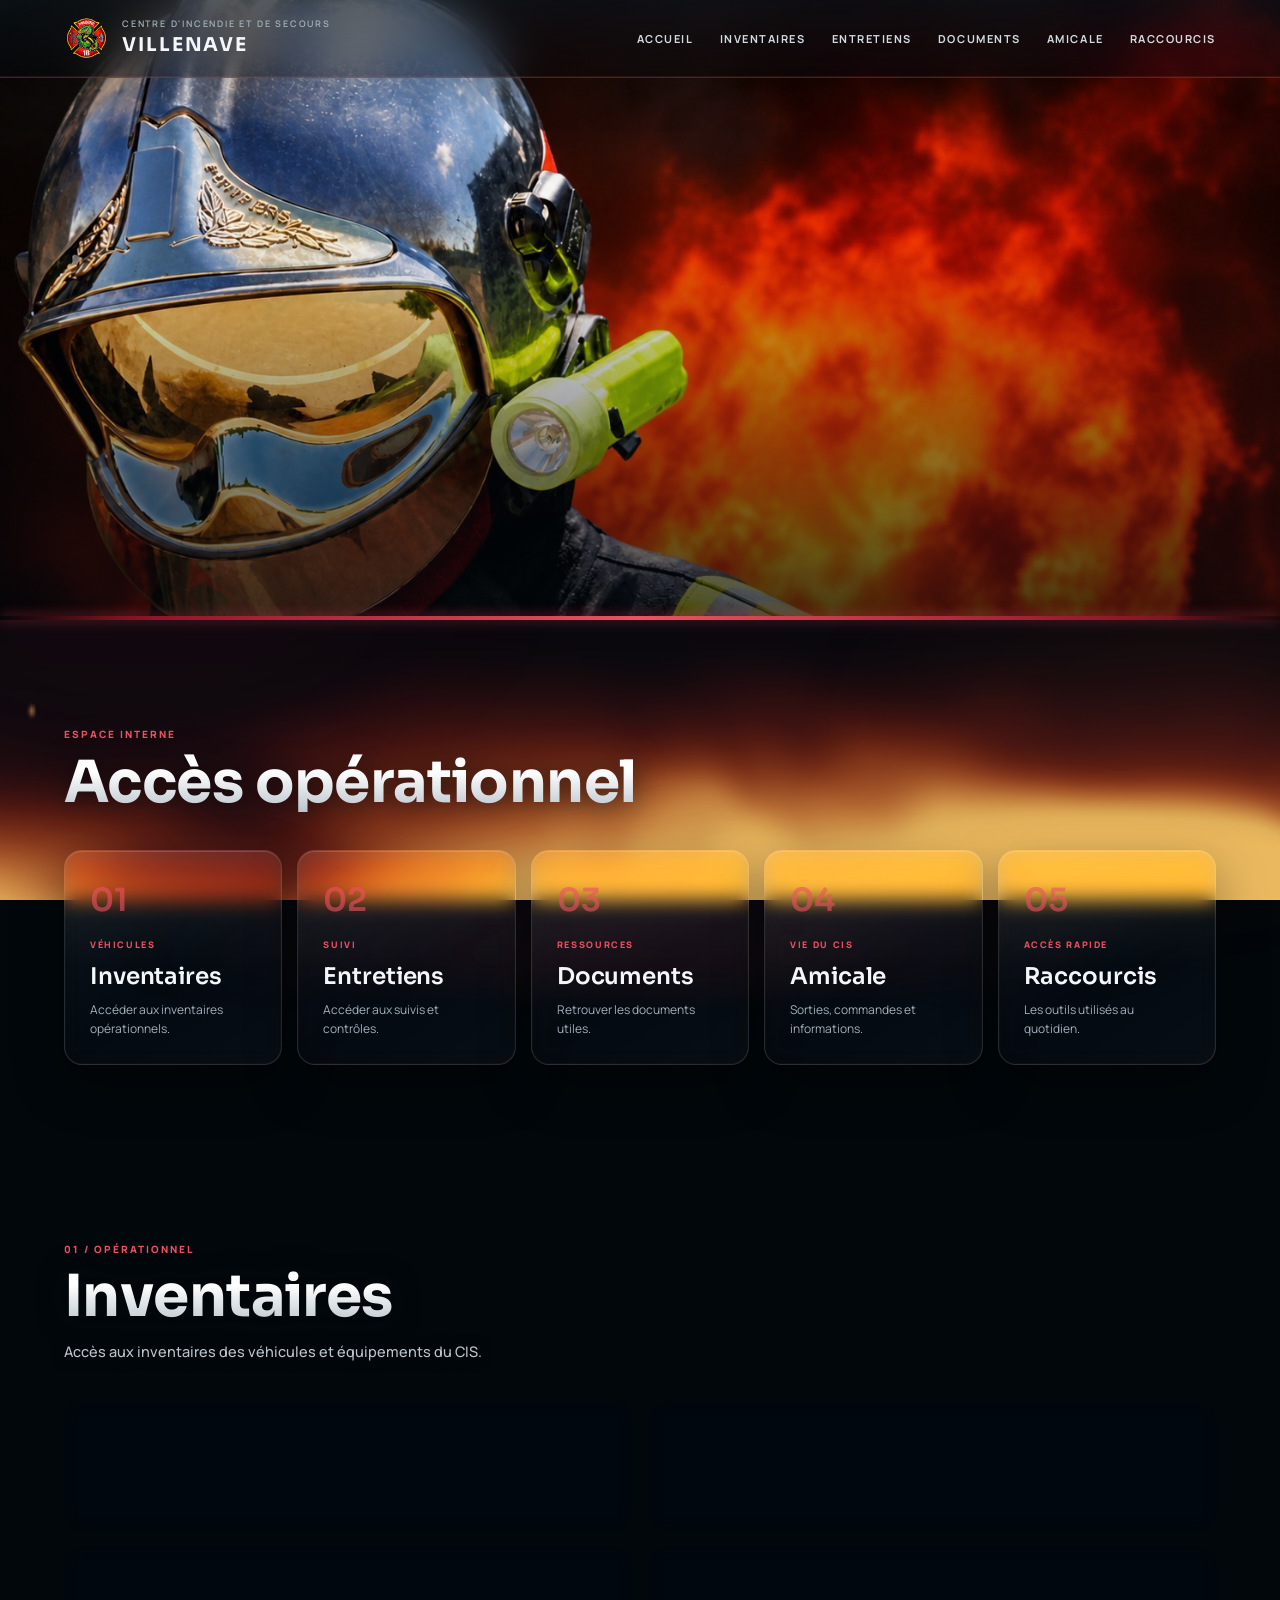
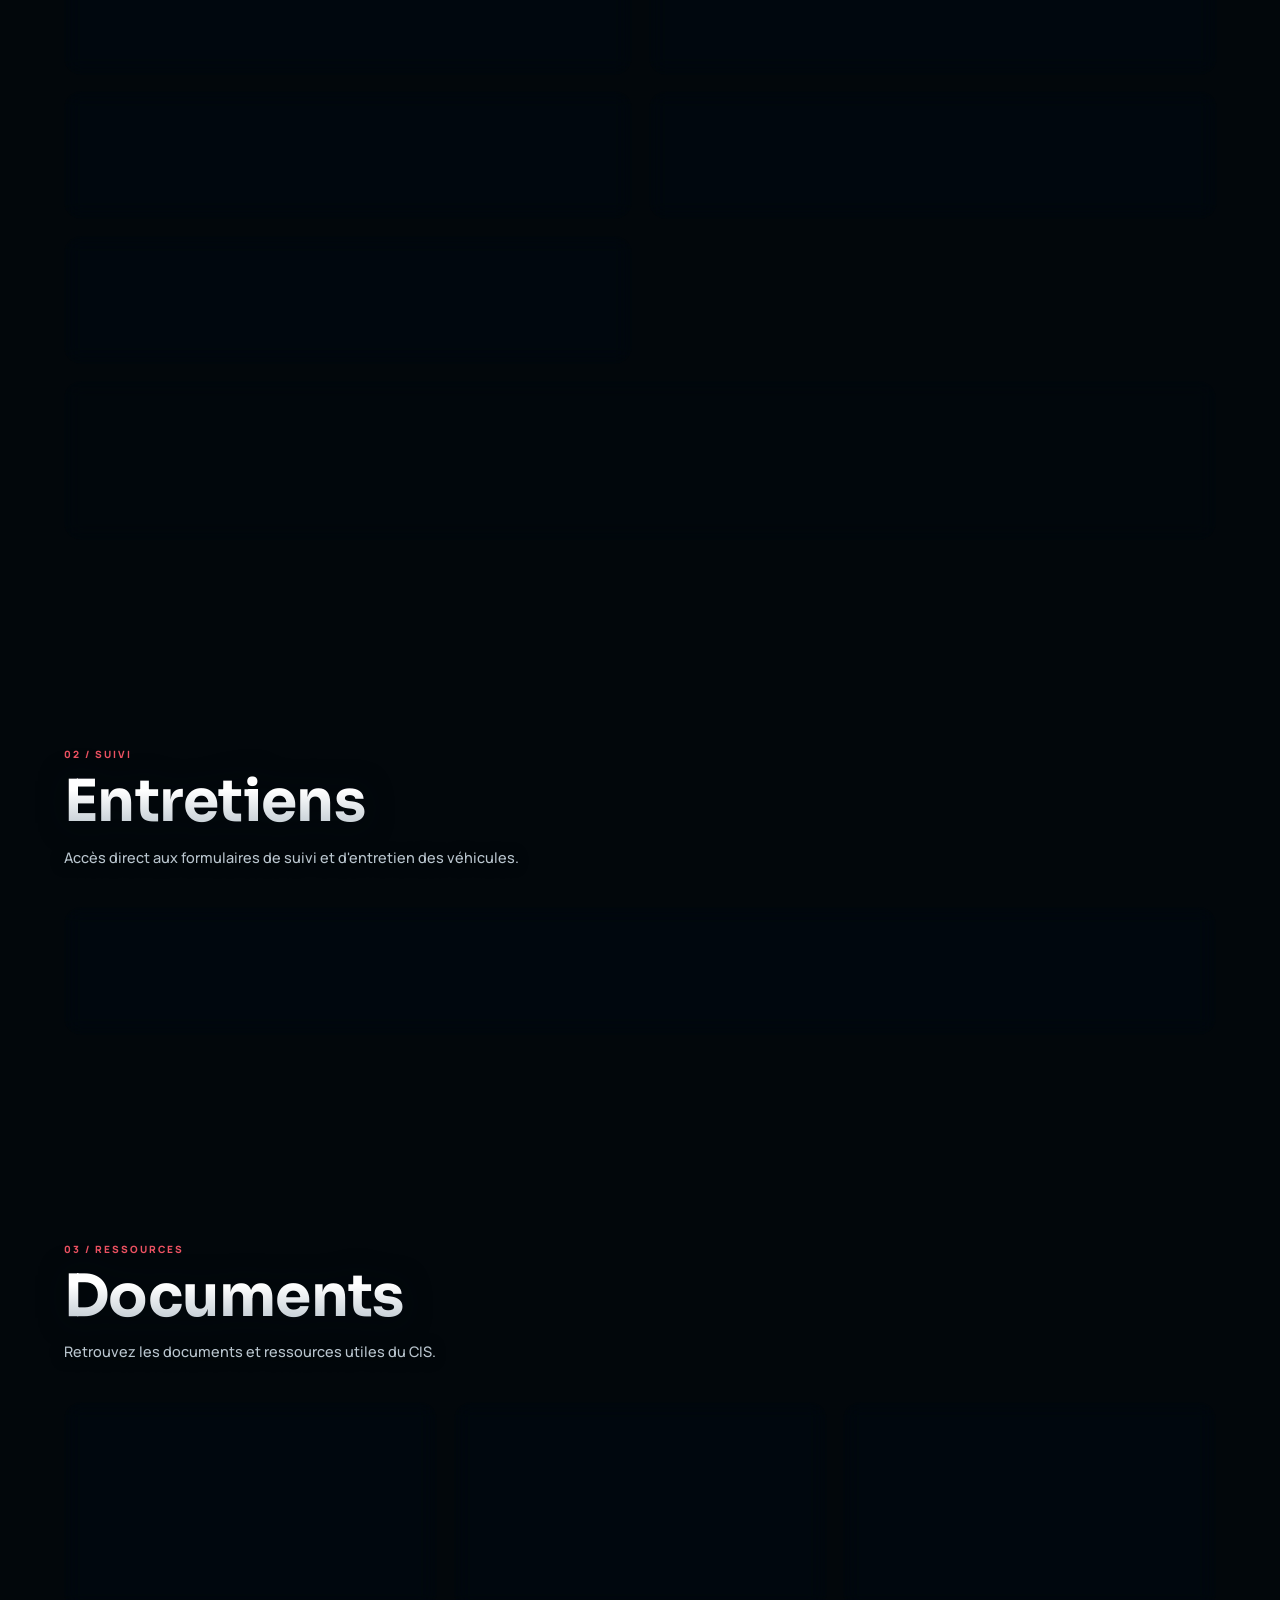
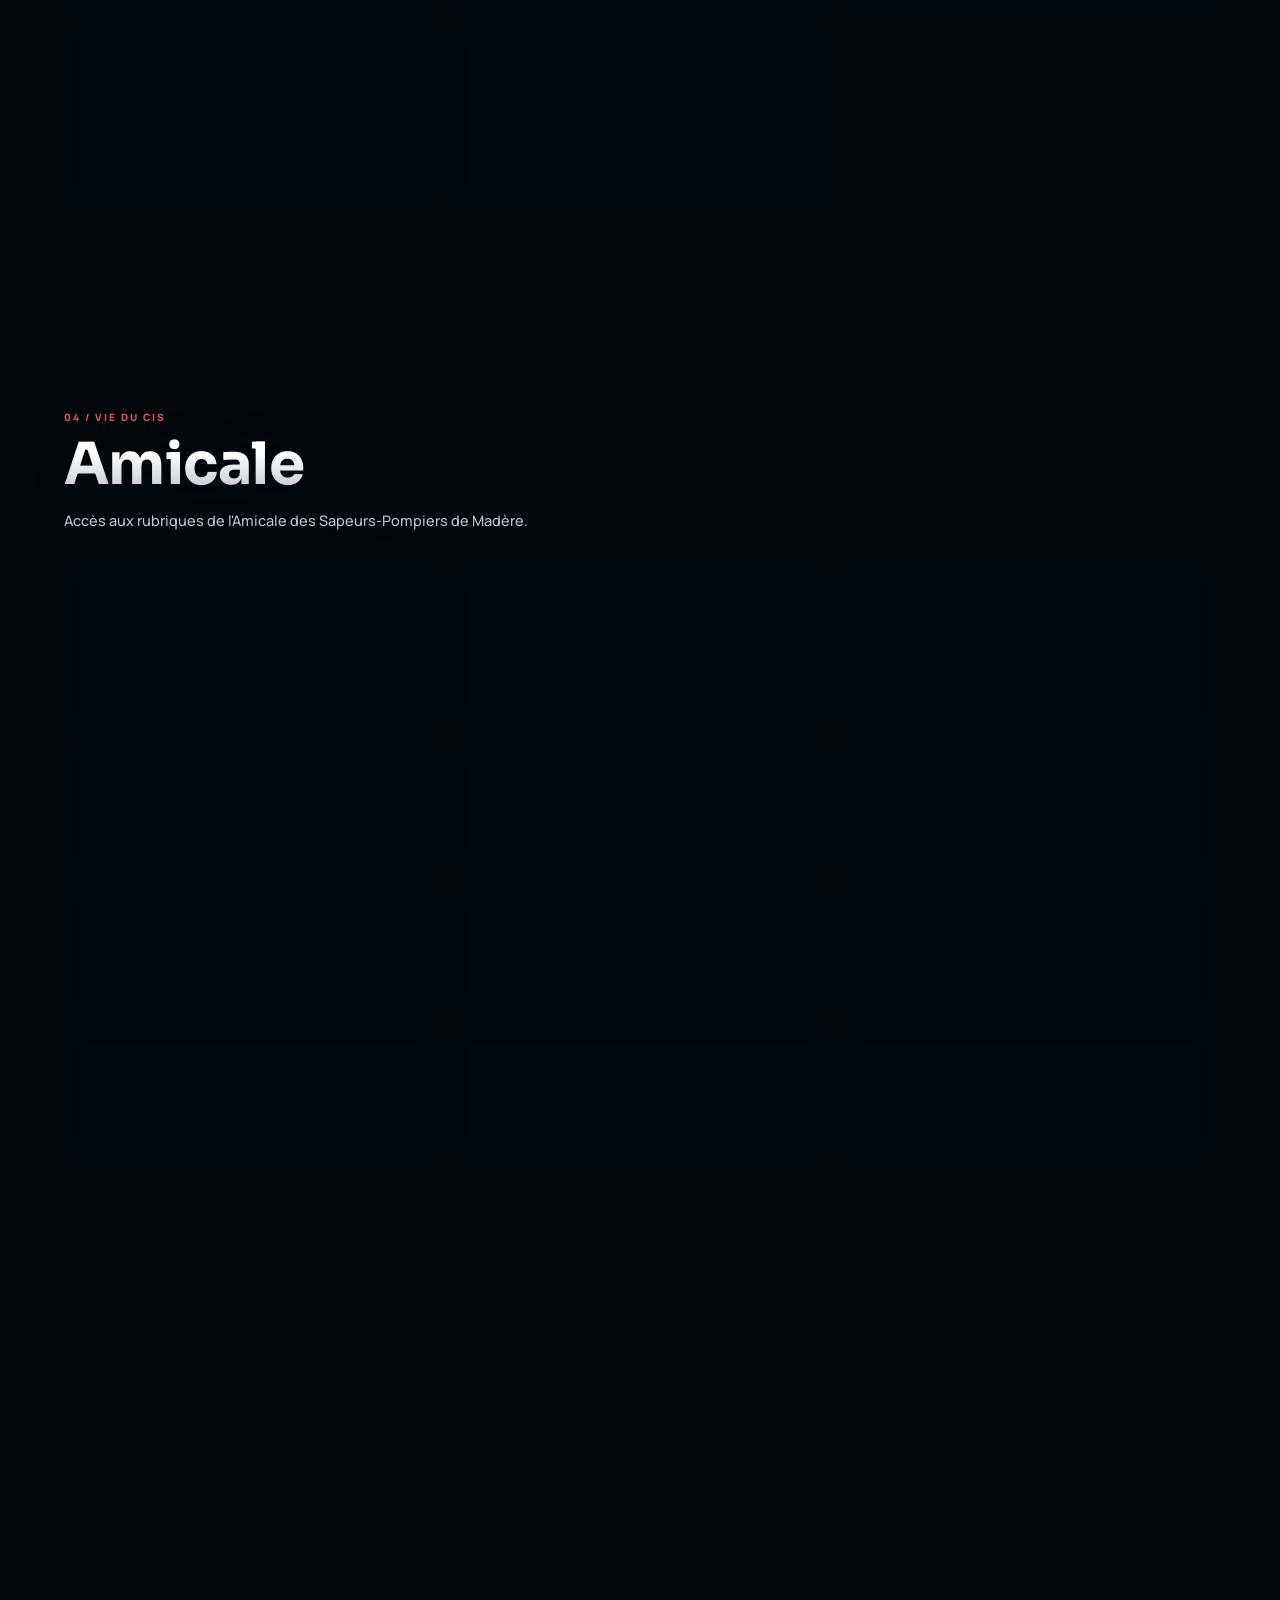
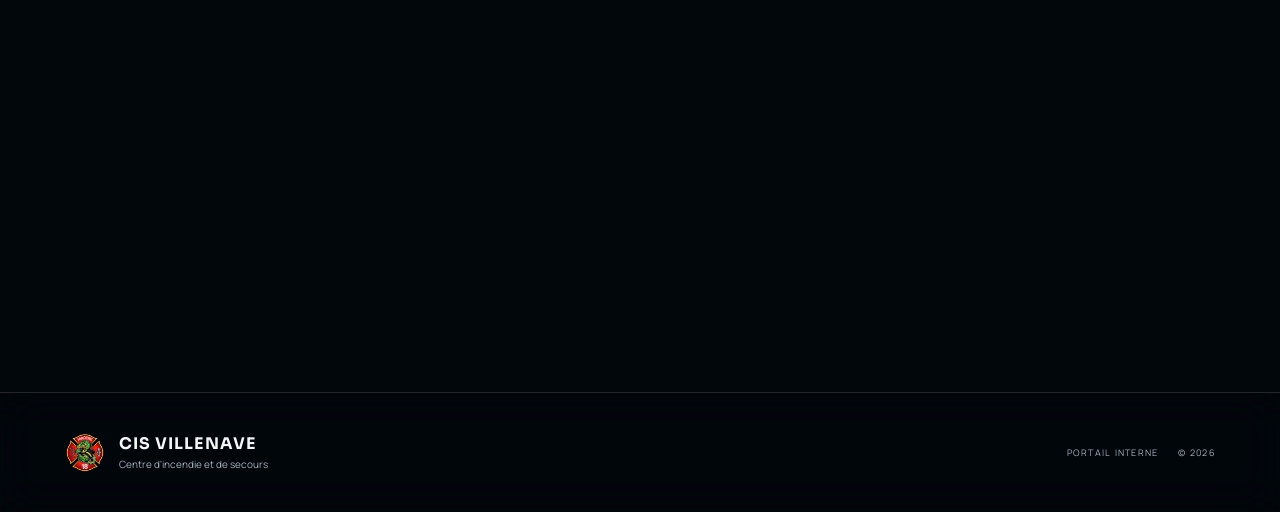
<file: index.html>
<!DOCTYPE html>
<html lang="fr">

<head>
    <meta charset="UTF-8">
    <meta name="viewport" content="width=device-width, initial-scale=1.0">

    <title>CIS VILLENAVE — Portail opérationnel</title>

    <link rel="preconnect" href="https://fonts.googleapis.com">
    <link rel="preconnect" href="https://fonts.gstatic.com" crossorigin>

    <link href="https://fonts.googleapis.com/css2?family=Inter:wght@400;500;600;700;800&family=Oswald:wght@400;500;600&display=swap" rel="stylesheet">

    <link rel="stylesheet" href="cis.css">
</head>

<body>

<header class="site-header">

    <a href="#accueil" class="brand">
        <img src="logo1.png" alt="CIS Villenave">
        <div>
            <span>CENTRE D'INCENDIE ET DE SECOURS</span>
            <strong>VILLENAVE</strong>
        </div>
    </a>

    <nav class="main-nav">
        <a href="#accueil">ACCUEIL</a>
        <a href="#inventaires">INVENTAIRES</a>
        <a href="#entretiens">ENTRETIENS</a>
        <a href="#documents">DOCUMENTS</a>
        <a href="#amicale">AMICALE</a>
        <a href="#raccourcis">RACCOURCIS</a>
    </nav>

</header>


<button
    class="mobile-menu-toggle"
    id="mobile-menu-toggle"
    type="button"
    aria-label="Ouvrir le menu"
    aria-controls="mobile-menu"
    aria-expanded="false"
>
    <span></span>
    <span></span>
    <span></span>
</button>


<div class="mobile-menu-overlay" id="mobile-menu-overlay"></div>


<aside class="mobile-menu" id="mobile-menu" aria-hidden="true">

    <div class="mobile-menu-header">

        <div>
            <span class="mobile-menu-kicker">CIS VILLENAVE</span>
            <strong>MENU</strong>
        </div>

        <button
            class="mobile-menu-close"
            id="mobile-menu-close"
            type="button"
            aria-label="Fermer le menu"
        >
            ×
        </button>

    </div>


    <nav class="mobile-nav">

        <a href="#accueil" class="mobile-nav-link">
            <span>01</span>
            <div>
                <strong>ACCUEIL</strong>
                <small>Page principale</small>
            </div>
        </a>

        <a href="#inventaires" class="mobile-nav-link">
            <span>02</span>
            <div>
                <strong>INVENTAIRES</strong>
                <small>Véhicules et matériels</small>
            </div>
        </a>

        <a href="#entretiens" class="mobile-nav-link">
            <span>03</span>
            <div>
                <strong>ENTRETIENS</strong>
                <small>Suivi des équipements</small>
            </div>
        </a>

        <a href="#documents" class="mobile-nav-link">
            <span>04</span>
            <div>
                <strong>DOCUMENTS</strong>
                <small>Documents et formulaires</small>
            </div>
        </a>

        <a href="#amicale" class="mobile-nav-link">
            <span>05</span>
            <div>
                <strong>AMICALE</strong>
                <small>Vie du CIS</small>
            </div>
        </a>

        <a href="#raccourcis" class="mobile-nav-link">
            <span>06</span>
            <div>
                <strong>RACCOURCIS</strong>
                <small>Accès rapides</small>
            </div>
        </a>

    </nav>


    <div class="mobile-menu-footer">
        PORTAIL OPÉRATIONNEL
    </div>

</aside>


<main>

<section id="accueil" class="hero">

    <div class="hero-photo">
        <img src="photo.png" alt="CIS Villenave">
        <div class="hero-overlay"></div>
    </div>

</section>


<section class="intro-section">

    <div class="section-heading reveal">
        <span class="section-kicker">ESPACE INTERNE</span>
        <h2>Accès opérationnel</h2>
    </div>


    <div class="quick-grid quick-grid-five">

        <a href="#inventaires" class="quick-card premium-card reveal">
            <span class="card-number">01</span>

            <div>
                <span class="card-kicker">VÉHICULES</span>
                <h3>Inventaires</h3>
                <p>Accéder aux inventaires opérationnels.</p>
            </div>
        </a>


        <a href="#entretiens" class="quick-card premium-card reveal">
            <span class="card-number">02</span>

            <div>
                <span class="card-kicker">SUIVI</span>
                <h3>Entretiens</h3>
                <p>Accéder aux suivis et contrôles.</p>
            </div>
        </a>


        <a href="#documents" class="quick-card premium-card reveal">
            <span class="card-number">03</span>

            <div>
                <span class="card-kicker">RESSOURCES</span>
                <h3>Documents</h3>
                <p>Retrouver les documents utiles.</p>
            </div>
        </a>


        <a href="#amicale" class="quick-card premium-card reveal">
            <span class="card-number">04</span>

            <div>
                <span class="card-kicker">VIE DU CIS</span>
                <h3>Amicale</h3>
                <p>Sorties, commandes et informations.</p>
            </div>
        </a>


        <a href="#raccourcis" class="quick-card premium-card reveal">
            <span class="card-number">05</span>

            <div>
                <span class="card-kicker">ACCÈS RAPIDE</span>
                <h3>Raccourcis</h3>
                <p>Les outils utilisés au quotidien.</p>
            </div>
        </a>

    </div>

</section>


<!-- =========================================================
     INVENTAIRES
========================================================= -->

<section id="inventaires" class="content-section">

    <div class="section-heading reveal">
        <span class="section-kicker">01 / OPÉRATIONNEL</span>
        <h2>Inventaires</h2>
        <p>Accès aux inventaires des véhicules et équipements du CIS.</p>
    </div>


    <div class="inventory-grid">


        <!-- SSUAP -->

        <article class="inventory-card premium-card reveal" data-collapsible>

            <div class="inventory-header">

                <div>
                    <span class="inventory-code">01</span>
                    <h3>SSUAP</h3>
                    <p>Secours et soins d'urgence aux personnes</p>
                </div>

                <span class="inventory-plus">+</span>

            </div>


            <div class="inventory-content">

                <div class="vehicle-grid">


                    <div class="vehicle-card">

                        <div>
                            <span>VSAV 01</span>
                            <small>Navette Cestas</small>
                        </div>

                        <div class="vehicle-buttons">

                            <a class="inventory-button"
                               target="_blank"
                               rel="noopener noreferrer"
                               href="https://docs.google.com/forms/d/e/1FAIpQLSfL36QKhU4DK_iWfPn4x19gmU9dLKnTLWVugFOpg3ryMzXapg/viewform?ouid=105918993275116743934&usp=sharing">
                                Chef d’agrès
                            </a>

                            <a class="inventory-button"
                               target="_blank"
                               rel="noopener noreferrer"
                               href="https://docs.google.com/forms/d/e/1FAIpQLSfN9bmArWPwC8NEfdnblLJE0y_ZaOb0yOlnw8BgW_F55drkiQ/viewform?ouid=105918993275116743934&usp=sharing">
                                Conducteur
                            </a>

                            <a class="inventory-button"
                               target="_blank"
                               rel="noopener noreferrer"
                               href="https://docs.google.com/forms/d/e/1FAIpQLSebAsFhD7KUh9XLMHKAeTNGjriSt-GvxNeqYLgoTC3nS7K8uA/viewform?ouid=105918993275116743934&usp=sharing">
                                Équipier
                            </a>

                        </div>

                    </div>


                    <div class="vehicle-card">

                        <div>
                            <span>VSAV 02</span>
                        </div>

                        <div class="vehicle-buttons">

                            <a class="inventory-button"
                               target="_blank"
                               rel="noopener noreferrer"
                               href="https://docs.google.com/forms/d/e/1FAIpQLSe1eA0Huf_T1sYWfYJLW9qUiCo8_IYR5ksxcDNwUbu9nNtDWg/viewform?ouid=105918993275116743934&usp=sharing">
                                Chef d’agrès
                            </a>

                            <a class="inventory-button"
                               target="_blank"
                               rel="noopener noreferrer"
                               href="https://docs.google.com/forms/d/e/1FAIpQLSeNDvuMxyEKKqKmP8QXnKiAqz2-etivAUsY8djY-1vpnywdUg/viewform?ouid=105918993275116743934&usp=sharing">
                                Conducteur
                            </a>

                            <a class="inventory-button"
                               target="_blank"
                               rel="noopener noreferrer"
                               href="https://docs.google.com/forms/d/e/1FAIpQLSez3wjIVUbJyvEF3fLr3ypWshs6PR-rdwWS8wSdeNRq307w3w/viewform?ouid=105918993275116743934&usp=sharing">
                                Équipier
                            </a>

                        </div>

                    </div>


                    <div class="vehicle-card">

                        <div>
                            <span>VSAV 03</span>
                        </div>

                        <div class="vehicle-buttons">

                            <a class="inventory-button"
                               target="_blank"
                               rel="noopener noreferrer"
                               href="https://docs.google.com/forms/d/e/1FAIpQLScgbGPy4RV--YguFozawOFSlJ7zzAFMduGsnY6KHvA_nMTxsw/viewform?ouid=105918993275116743934&usp=sharing">
                                Chef d’agrès
                            </a>

                            <a class="inventory-button"
                               target="_blank"
                               rel="noopener noreferrer"
                               href="https://docs.google.com/forms/d/e/1FAIpQLSe3hYxzlyHCIg_xiC_oHxIFeVI5MkSlTYq70egr3Y94Ct8h9w/viewform?ouid=105918993275116743934&usp=sharing">
                                Conducteur
                            </a>

                            <a class="inventory-button"
                               target="_blank"
                               rel="noopener noreferrer"
                               href="https://docs.google.com/forms/d/e/1FAIpQLSdRylJ0WaeCGLISlIBWq0tO3GZoghE-7KpfD2e5SPOXARe_pA/viewform?ouid=105918993275116743934&usp=sharing">
                                Équipier
                            </a>

                        </div>

                    </div>


                    <div class="vehicle-card">

                        <div>
                            <span>ASU</span>
                        </div>

                        <div class="vehicle-buttons asu-buttons">

                            <a class="inventory-button"
                               target="_blank"
                               rel="noopener noreferrer"
                               href="https://docs.google.com/forms/d/e/1FAIpQLSe7PR0zvF8s1S_6WXaZ1bjyqoSbXXyRkYZxFiTqp1Z2TjZkoA/viewform?ouid=109470243720371980618&usp=sharing">
                                PDG ASU
                            </a>

                            <a class="inventory-button"
                               target="_blank"
                               rel="noopener noreferrer"
                               href="https://docs.google.com/forms/d/e/1FAIpQLScziBdaxCw204Pgq3e08IISIgJmAzAKsDHjrKkI0FuoFDjxeg/viewform?ouid=109470243720371980618&usp=sharing">
                                Utilisation
                            </a>

                        </div>

                    </div>

                </div>

            </div>

        </article>


        <!-- INCENDIE -->

        <article class="inventory-card premium-card reveal" data-collapsible>

            <div class="inventory-header">

                <div>
                    <span class="inventory-code">02</span>
                    <h3>INCENDIE</h3>
                    <p>Engins incendie</p>
                </div>

                <span class="inventory-plus">+</span>

            </div>


            <div class="inventory-content">

                <div class="vehicle-grid">

                    <a target="_blank"
                       rel="noopener noreferrer"
                       href="https://docs.google.com/forms/d/e/1FAIpQLSd9eU-5nNT6gkXeXWvM4jl7qaxTKc8Hu_hd_CGGYWYdc3MpHg/viewform?ouid=105918993275116743934&usp=sharing"
                       class="vehicle-card">
                        <span>FPT 01</span>
                        <small>Fourgon pompe tonne</small>
                    </a>

                    <a target="_blank"
                       rel="noopener noreferrer"
                       href="https://docs.google.com/forms/d/e/1FAIpQLSfYTSP2b4F6XAgsyKSXNlQE8WmGoWypcZfZNSa2CI6vs2N3Lw/viewform"
                       class="vehicle-card">
                        <span>FPTGP 02</span>
                        <small>FPT grande puissance</small>
                    </a>

                    <a target="_blank"
                       rel="noopener noreferrer"
                       href="https://docs.google.com/forms/d/e/1FAIpQLSe5RfSPqzXc39O40FYURZxkLmjuwQ1jBlEEKpgJZPCCtjn39A/viewform?ouid=105918993275116743934&usp=sharing"
                       class="vehicle-card">
                        <span>ECH</span>
                        <small>Échelle</small>
                    </a>

                    <a target="_blank"
                       rel="noopener noreferrer"
                       href="https://docs.google.com/forms/d/e/1FAIpQLSdsKyJJkTkoiJEL1euuLlERXf1S8NMHm4DnjmsZSfvnbQll1w/viewform?ouid=105918993275116743934&usp=sharing"
                       class="vehicle-card">
                        <span>FMOGP</span>
                        <small>Feux majeurs</small>
                    </a>

                    <a target="_blank"
                       rel="noopener noreferrer"
                       href="https://docs.google.com/forms/d/e/1FAIpQLSdmcnS6v5ICCbmuHJ9lJDz1taCs1w9tKfj-Pz1_ie6bzsLd9w/viewform?ouid=105918993275116743934&usp=sharing"
                       class="vehicle-card">
                        <span>VL CDGG</span>
                        <small>Véhicule léger</small>
                    </a>

                </div>

            </div>

        </article>


        <!-- DIV -->

        <article class="inventory-card premium-card reveal" data-collapsible>

            <div class="inventory-header">

                <div>
                    <span class="inventory-code">03</span>
                    <h3>DIV</h3>
                    <p>Divers</p>
                </div>

                <span class="inventory-plus">+</span>

            </div>


            <div class="inventory-content">

                <div class="vehicle-grid">

                    <a target="_blank"
                       rel="noopener noreferrer"
                       href="https://docs.google.com/forms/d/e/1FAIpQLScxACmuw41XjsE-xWaNp0hVASIMMaTYH3z3zqB-2ywrCdb6tw/viewform?usp=sharing&ouid=105918993275116743934"
                       class="vehicle-card">
                        <span>VTU 1 (VIA)</span>
                        <small>Véhicule tout usage</small>
                    </a>

                    <a target="_blank"
                       rel="noopener noreferrer"
                       href="https://docs.google.com/forms/d/e/1FAIpQLSfx2WoNMi9p6lq8BGZL36s8l78ZDq-CU32db0z8Ej0rH0dGHg/viewform?ouid=105918993275116743934&usp=sharing"
                       class="vehicle-card">
                        <span>VTU 2</span>
                        <small>Véhicule tout usage</small>
                    </a>

                    <a target="_blank"
                       rel="noopener noreferrer"
                       href="https://docs.google.com/forms/d/e/1FAIpQLSdgsz1o1LmwStk5MBDEh8DE0OjGyTTOqhAf8_8FgcMBXhzITw/viewform?ouid=105918993275116743934&usp=sharing"
                       class="vehicle-card">
                        <span>VSR M</span>
                        <small>Secours routier</small>
                    </a>

                </div>

            </div>

        </article>


        <!-- FDF -->

        <article class="inventory-card premium-card reveal" data-collapsible>

            <div class="inventory-header">

                <div>
                    <span class="inventory-code">04</span>
                    <h3>FDF</h3>
                    <p>Feux de forêt</p>
                </div>

                <span class="inventory-plus">+</span>

            </div>


            <div class="inventory-content">

                <div class="vehicle-grid">

                    <a target="_blank"
                       rel="noopener noreferrer"
                       href="https://docs.google.com/forms/d/e/1FAIpQLSdDMChI_Hcr2wDC9QvOvBT5Df-sJo7sq4oLvlZl9bfk5zM2SQ/viewform?ouid=105918993275116743934&usp=sharing"
                       class="vehicle-card">
                        <span>CCF 1</span>
                        <small>Camion citerne feux</small>
                    </a>

                    <a target="_blank"
                       rel="noopener noreferrer"
                       href="https://docs.google.com/forms/d/e/1FAIpQLSePFPzBk9gy1pQJrWOkPhRnHlgxwZ_cEE4uLnmIGdL7Y7biNg/viewform?ouid=105918993275116743934&usp=sharing"
                       class="vehicle-card">
                        <span>CCF 2</span>
                        <small>Camion citerne feux</small>
                    </a>

                    <a target="_blank"
                       rel="noopener noreferrer"
                       href="https://docs.google.com/forms/d/e/1FAIpQLScIlR58n4OSfEpPeUWPjBBcXQJE1YW6EedRF9tziXUaRshSHA/viewform?ouid=105918993275116743934&usp=sharing"
                       class="vehicle-card">
                        <span>VLHR</span>
                        <small>Véhicule léger hors route</small>
                    </a>

                    <a target="_blank"
                       rel="noopener noreferrer"
                       href="https://docs.google.com/forms/d/e/1FAIpQLSfus4aV20csHkS4QW2ImAN_t5QBxSnv3Texai13ADbGlQ63jw/viewform"
                       class="vehicle-card">
                        <span>AMSEC</span>
                        <small>Appui spécialisé</small>
                    </a>

                </div>

            </div>

        </article>


        <!-- SPÉCIALITÉS -->

        <article class="inventory-card premium-card reveal" data-collapsible>

            <div class="inventory-header">

                <div>
                    <span class="inventory-code">05</span>
                    <h3>SPÉCIALITÉS</h3>
                    <p>Ressources spécialisées</p>
                </div>

                <span class="inventory-plus">+</span>

            </div>


            <div class="inventory-content">

                <div class="vehicle-grid">

                    <a target="_blank"
                       rel="noopener noreferrer"
                       href="https://docs.google.com/forms/d/e/1FAIpQLScbJ4rl3exzf2poyy066Ap8KIxtIil63gRp0yjDs76jo0G02g/viewform?usp=header"
                       class="vehicle-card">
                        <span>ELD</span>
                        <small>Équipe spécialisée</small>
                    </a>

                    <a target="_blank"
                       rel="noopener noreferrer"
                       href="https://docs.google.com/forms/d/e/1FAIpQLSd4PTpwoy6y--ZvKibPerkZNp4RajKCW_I4WjuMwNZf-q_cDg/viewform"
                       class="vehicle-card">
                        <span>DRONE</span>
                        <small>Drone opérationnel</small>
                    </a>

                </div>

            </div>

        </article>


        <!-- STANDARD -->

        <article class="inventory-card premium-card reveal" data-collapsible>

            <div class="inventory-header">

                <div>
                    <span class="inventory-code">06</span>
                    <h3>STANDARD</h3>
                    <p>Équipements standards</p>
                </div>

                <span class="inventory-plus">+</span>

            </div>


            <div class="inventory-content">

                <div class="vehicle-grid">

                    <a target="_blank"
                       rel="noopener noreferrer"
                       href="https://docs.google.com/forms/d/e/1FAIpQLScdd2DsB_Wz0qSrbNyVSzvNkQPEw4Qotl6O9GvUJop908IG1g/viewform?ouid=105918993275116743934&usp=sharing"
                       class="vehicle-card">
                        <span>STAS</span>
                        <small>Équipement standard</small>
                    </a>

                    <a target="_blank"
                       rel="noopener noreferrer"
                       href="https://docs.google.com/forms/d/e/1FAIpQLSdPNLqQEVznCv8ssJ1XHmXJHBbxI8Wp2dBcZ3Heid1VcTnd5Q/viewform?ouid=105918993275116743934&usp=sharing"
                       class="vehicle-card">
                        <span>SAC PS STAS</span>
                        <small>Matériel standard</small>
                    </a>

                </div>

            </div>

        </article>


        <!-- CASERNEMENT -->

        <article class="inventory-card premium-card reveal" data-collapsible>

            <div class="inventory-header">

                <div>
                    <span class="inventory-code">07</span>
                    <h3>CASERNEMENT</h3>
                    <p>Ressources du centre</p>
                </div>

                <span class="inventory-plus">+</span>

            </div>


            <div class="inventory-content">

                <div class="vehicle-grid">

                    <a target="_blank"
                       rel="noopener noreferrer"
                       href="https://docs.google.com/forms/d/e/1FAIpQLSdKEdVyX-ITwIlX0ebpzCnUv12Ihp459CcIW13tg9Wz7VyOrA/viewform?ouid=105918993275116743934&usp=sharing"
                       class="vehicle-card">
                        <span>RÉSERVE INC</span>
                        <small>Réserve incendie</small>
                    </a>

                    <a target="_blank"
                       rel="noopener noreferrer"
                       href="https://docs.google.com/forms/d/e/1FAIpQLScQ4mzrZjtt0AR9aKFWobl8DNGo-sbTzUiu4pML1xfWlsdzSg/viewform?ouid=105918993275116743934&usp=sharing"
                       class="vehicle-card">
                        <span>PHARMACIE ASU</span>
                        <small>Pharmacie</small>
                    </a>

                </div>

            </div>

        </article>


        <!-- RÉSULTATS -->

        <a target="_blank"
           rel="noopener noreferrer"
           href="https://docs.google.com/spreadsheets/d/15uACdTHwLiXYEPtjc5J4dOz0961-pVyXXckQmzDewpI/edit?usp=sharing"
           class="result-card premium-card reveal">

            <div>
                <span class="section-kicker">BILAN</span>
                <h3>RÉSULTATS INVENTAIRES</h3>
                <p>Consulter les résultats des inventaires.</p>
            </div>

        </a>

    </div>

</section>


<!-- =========================================================
     ENTRETIENS
========================================================= -->

<section id="entretiens" class="content-section">

    <div class="section-heading reveal">

        <span class="section-kicker">02 / SUIVI</span>

        <h2>Entretiens</h2>

        <p>
            Accès direct aux formulaires de suivi et d'entretien des véhicules.
        </p>

    </div>


    <article class="inventory-card premium-card reveal entretien-card" data-collapsible>

        <div class="inventory-header">

            <div>

                <span class="inventory-code">01</span>

                <h3>ENTRETIENS VÉHICULES</h3>

                <p>
                    Contrôles et entretiens des véhicules du CIS.
                </p>

            </div>

            <span class="inventory-plus">+</span>

        </div>


        <div class="inventory-content">

            <div class="maintenance-grid">


                <a class="maintenance-card"
                   target="_blank"
                   rel="noopener noreferrer"
                   href="https://docs.google.com/forms/d/e/1FAIpQLSfZQSjmudmFNhIiM9rMcCZNVQ7Q8170Wa6AyoV86-jAAZXQWA/viewform?ouid=105918993275116743934&usp=sharing">

                    <span>🚒</span>
                    <strong>FPT 01</strong>
                    <small>Entretien</small>

                </a>


                <a class="maintenance-card"
                   target="_blank"
                   rel="noopener noreferrer"
                   href="https://docs.google.com/forms/d/e/1FAIpQLSeZ56XeTt0LrIe5a1a1I8CDqd3iHFU_e8G60ZZb0dUefL2UrA/viewform?ouid=105918993275116743934&usp=sharing">

                    <span>🚒</span>
                    <strong>FPTGP 02</strong>
                    <small>Entretien</small>

                </a>


                <a class="maintenance-card"
                   target="_blank"
                   rel="noopener noreferrer"
                   href="https://docs.google.com/forms/d/e/1FAIpQLSdp7xykQc6NyZiupN6Z4C1GCCv_UgkQ7hZozlaYLhW-iRQ6ZQ/viewform?ouid=105918993275116743934&usp=sharing">

                    <span>🚒</span>
                    <strong>ECH</strong>
                    <small>Entretien</small>

                </a>


                <a class="maintenance-card"
                   target="_blank"
                   rel="noopener noreferrer"
                   href="https://docs.google.com/forms/d/e/1FAIpQLSexPEtpJJaCjY6opzUm7rM04LYddi6be8BpXhpt57niuaqklQ/viewform?ouid=105918993275116743934&usp=sharing">

                    <span>🚑</span>
                    <strong>VSAV 1</strong>
                    <small>Entretien</small>

                </a>


                <a class="maintenance-card"
                   target="_blank"
                   rel="noopener noreferrer"
                   href="https://docs.google.com/forms/d/e/1FAIpQLSfK6T-RljeWJKpeQKXlDfJQp76ILd6vx72KZTq9Pu3ay5Ytkg/viewform?ouid=105918993275116743934&usp=sharing">

                    <span>🚑</span>
                    <strong>VSAV 2</strong>
                    <small>Entretien</small>

                </a>


                <a class="maintenance-card"
                   target="_blank"
                   rel="noopener noreferrer"
                   href="https://docs.google.com/forms/d/e/1FAIpQLSd-YqNzMoOnLyfymA_F8GQeqwPyc9fKqQ3icW5pwQhSA2fBaw/viewform?ouid=105918993275116743934&usp=sharing">

                    <span>🚑</span>
                    <strong>VSAV 3</strong>
                    <small>Entretien</small>

                </a>


                <a class="maintenance-card"
                   target="_blank"
                   rel="noopener noreferrer"
                   href="https://docs.google.com/forms/d/e/1FAIpQLScGpf5CnajHpkX1shdvShQ0K1zE42meWOZIpfNiIXZ1F-C3cQ/viewform?ouid=105918993275116743934&usp=sharing">

                    <span>🌲</span>
                    <strong>CCF 1</strong>
                    <small>Entretien</small>

                </a>


                <a class="maintenance-card"
                   target="_blank"
                   rel="noopener noreferrer"
                   href="https://docs.google.com/forms/d/e/1FAIpQLSfCB2kfLpJh7Twf0AdOZjXpEPbtZv7S_Yzswycm9HmGlEg2LQ/viewform?ouid=105918993275116743934&usp=sharing">

                    <span>🌲</span>
                    <strong>CCF 2</strong>
                    <small>Entretien</small>

                </a>


                <a class="maintenance-card"
                   target="_blank"
                   rel="noopener noreferrer"
                   href="https://docs.google.com/forms/d/e/1FAIpQLSftcEsezcTAlCkSyYK3tQetz5XOV76e3ItEgNiL6ohq9zmSMw/viewform?ouid=105918993275116743934&usp=sharing">

                    <span>🌲</span>
                    <strong>VLHR</strong>
                    <small>Entretien</small>

                </a>


                <a class="maintenance-card"
                   target="_blank"
                   rel="noopener noreferrer"
                   href="https://docs.google.com/forms/d/e/1FAIpQLScrbu5B8utOjph7NM5iGsWJkVdcKeDt9mORvsaqjAx5S-1SVg/viewform?ouid=105918993275116743934&usp=sharing">

                    <span>🚒</span>
                    <strong>FMOGP</strong>
                    <small>Entretien</small>

                </a>


                <a class="maintenance-card"
                   target="_blank"
                   rel="noopener noreferrer"
                   href="https://docs.google.com/forms/d/e/1FAIpQLSc6CeuZIV-1c0EXIFWpWxX2qwSDa9TMi8J0I673H2_xvfYjeA/viewform?ouid=105918993275116743934&usp=sharing">

                    <span>🛠️</span>
                    <strong>VSR M</strong>
                    <small>Entretien</small>

                </a>


                <a class="maintenance-card"
                   target="_blank"
                   rel="noopener noreferrer"
                   href="https://docs.google.com/forms/d/e/1FAIpQLSf3HfP82F2Om6bb23rBeJdnOhDa16bOjVRXHDAS_0Wtgxbrnw/viewform?ouid=105918993275116743934&usp=sharing">

                    <span>🛠️</span>
                    <strong>VTU 1 (VIA)</strong>
                    <small>Entretien</small>

                </a>


                <a class="maintenance-card"
                   target="_blank"
                   rel="noopener noreferrer"
                   href="https://docs.google.com/forms/d/e/1FAIpQLSdVecrUXja7EYTMccqFexNsJ2op8UDjhzVD889DQG_xLHZCDw/viewform?ouid=105918993275116743934&usp=sharing">

                    <span>🛠️</span>
                    <strong>VTU 2</strong>
                    <small>Entretien</small>

                </a>


                <a class="maintenance-card"
                   target="_blank"
                   rel="noopener noreferrer"
                   href="https://docs.google.com/forms/d/e/1FAIpQLSeTErRJarDO-FcVdIecawmBva-XAX2xolyWbDlLOqFdmLXGLg/viewform?ouid=105918993275116743934&usp=sharing">

                    <span>🚑</span>
                    <strong>VLS 1</strong>
                    <small>Entretien</small>

                </a>


                <a class="maintenance-card"
                   target="_blank"
                   rel="noopener noreferrer"
                   href="https://docs.google.com/forms/d/e/1FAIpQLSdebOPjUy2yD8771XaYzOo7aeDxmAzryuR22ecRT2y184BACQ/viewform?ouid=105918993275116743934&usp=sharing">

                    <span>🚑</span>
                    <strong>VLS 2</strong>
                    <small>Entretien</small>

                </a>


                <a class="maintenance-card"
                   target="_blank"
                   rel="noopener noreferrer"
                   href="https://docs.google.com/forms/d/e/1FAIpQLSfL7ula_m4T8RUsMjSnQ5N0PKrDzz5S7tGaJ6ddTo2HwuB_EA/viewform?ouid=105918993275116743934&usp=sharing">

                    <span>🚑</span>
                    <strong>VLS 3</strong>
                    <small>Entretien</small>

                </a>


                <a class="maintenance-card"
                   target="_blank"
                   rel="noopener noreferrer"
                   href="https://docs.google.com/forms/d/e/1FAIpQLSd4PTpwoy6y--ZvKibPerkZNp4RajKCW_I4WjuMwNZf-q_cDg/viewform">

                    <span>🛸</span>
                    <strong>V DRONE</strong>
                    <small>Entretien</small>

                </a>


            </div>

        </div>

    </article>

</section>


<!-- =========================================================
     DOCUMENTS
========================================================= -->

<section id="documents" class="content-section">

    <div class="section-heading reveal">

        <span class="section-kicker">03 / RESSOURCES</span>

        <h2>Documents</h2>

        <p>
            Retrouvez les documents et ressources utiles du CIS.
        </p>

    </div>


    <div class="resource-grid">


        <article class="resource-card premium-card reveal" data-collapsible>

            <div class="resource-header">

                <div>
                    <span class="resource-number">01</span>
                    <h3>NOTES DE SERVICE</h3>
                    <p>Dossier Google Drive</p>
                </div>

                <span class="resource-plus">+</span>

            </div>


            <div class="resource-content">

                <a href="https://drive.google.com/drive/folders/1mZU_QXucWcthPotO1mkU4cxS8GGF8erV?usp=sharing"
                   target="_blank"
                   rel="noopener noreferrer"
                   class="large-button">
                    OUVRIR LE DOSSIER
                </a>

            </div>

        </article>


        <article class="resource-card premium-card reveal" data-collapsible>

            <div class="resource-header">

                <div>
                    <span class="resource-number">02</span>
                    <h3>PROCÉDURES OPÉRATIONNELLES</h3>
                    <p>Dossier Google Drive</p>
                </div>

                <span class="resource-plus">+</span>

            </div>


            <div class="resource-content">

                <a href="https://drive.google.com/drive/folders/162tWotH18UoYEwiueZNTLvwbDYLzesX?usp=sharing"
                   target="_blank"
                   rel="noopener noreferrer"
                   class="large-button">
                    OUVRIR LE DOSSIER
                </a>

            </div>

        </article>


        <article class="resource-card premium-card reveal" data-collapsible>

            <div class="resource-header">

                <div>
                    <span class="resource-number">03</span>
                    <h3>SSUAP</h3>
                    <p>Dossier Google Drive</p>
                </div>

                <span class="resource-plus">+</span>

            </div>


            <div class="resource-content">

                <a href="https://drive.google.com/drive/folders/1oXW1lqGMaBO__y8poG2fD16YAqLebj5T?usp=sharing"
                   target="_blank"
                   rel="noopener noreferrer"
                   class="large-button">
                    OUVRIR LE DOSSIER
                </a>

            </div>

        </article>


        <article class="resource-card premium-card reveal" data-collapsible>

            <div class="resource-header">

                <div>
                    <span class="resource-number">04</span>
                    <h3>FDF</h3>
                    <p>Dossier Google Drive</p>
                </div>

                <span class="resource-plus">+</span>

            </div>


            <div class="resource-content">

                <a href="https://drive.google.com/drive/mobile/folders/1S62aYs2HzCjxg-smzg9RKRJuesNdlRdp?usp=sharing"
                   target="_blank"
                   rel="noopener noreferrer"
                   class="large-button">
                    OUVRIR LE DOSSIER
                </a>

            </div>

        </article>


        <article class="resource-card premium-card reveal" data-collapsible>

            <div class="resource-header">

                <div>
                    <span class="resource-number">05</span>
                    <h3>DRIVE</h3>
                    <p>Référentiel formation</p>
                </div>

                <span class="resource-plus">+</span>

            </div>


            <div class="resource-content">

                <a href="https://drive.google.com/drive/mobile/folders/1yFyqAzbyJ7C4_enN2PCHoPK3YlpPo9mR"
                   target="_blank"
                   rel="noopener noreferrer"
                   class="large-button">
                    OUVRIR LE DOSSIER
                </a>

            </div>

        </article>

    </div>

</section>


<!-- =========================================================
     AMICALE
========================================================= -->

<section id="amicale" class="content-section">

    <div class="section-heading reveal">

        <span class="section-kicker">04 / VIE DU CIS</span>

        <h2>Amicale</h2>

        <p>
            Accès aux rubriques de l'Amicale des Sapeurs-Pompiers de Madère.
        </p>

    </div>


    <div class="resource-grid amicale-grid">


        <article class="resource-card premium-card reveal" data-collapsible>

            <div class="resource-header">
                <div>
                    <span class="resource-number">01</span>
                    <h3>NOUVEAUTÉS</h3>
                    <p>Actualités de l'amicale</p>
                </div>

                <span class="resource-plus">+</span>
            </div>

            <div class="resource-content">
                <a href="https://sites.google.com/view/amicale-pompiers-madere/menu/nouveautes"
                   target="_blank"
                   rel="noopener noreferrer"
                   class="large-button">
                    ACCÉDER
                </a>
            </div>

        </article>


        <article class="resource-card premium-card reveal" data-collapsible>

            <div class="resource-header">
                <div>
                    <span class="resource-number">02</span>
                    <h3>INSCRIPTIONS / COMMANDES</h3>
                    <p>Sorties et commandes</p>
                </div>

                <span class="resource-plus">+</span>
            </div>

            <div class="resource-content">
                <a href="https://sites.google.com/view/amicale-pompiers-madere/menu/inscriptions-sorties-commandes"
                   target="_blank"
                   rel="noopener noreferrer"
                   class="large-button">
                    ACCÉDER
                </a>
            </div>

        </article>


        <article class="resource-card premium-card reveal" data-collapsible>

            <div class="resource-header">
                <div>
                    <span class="resource-number">03</span>
                    <h3>TRÉSORERIE</h3>
                    <p>Gestion de l'amicale</p>
                </div>

                <span class="resource-plus">+</span>
            </div>

            <div class="resource-content">
                <a href="https://sites.google.com/view/amicale-pompiers-madere/menu/tresorerie"
                   target="_blank"
                   rel="noopener noreferrer"
                   class="large-button">
                    ACCÉDER
                </a>
            </div>

        </article>


        <article class="resource-card premium-card reveal" data-collapsible>

            <div class="resource-header">
                <div>
                    <span class="resource-number">04</span>
                    <h3>LOCATION</h3>
                    <p>Location de matériel</p>
                </div>

                <span class="resource-plus">+</span>
            </div>

            <div class="resource-content">
                <a href="https://sites.google.com/view/amicale-pompiers-madere/menu/locations"
                   target="_blank"
                   rel="noopener noreferrer"
                   class="large-button">
                    ACCÉDER
                </a>
            </div>

        </article>


        <article class="resource-card premium-card reveal" data-collapsible>

            <div class="resource-header">
                <div>
                    <span class="resource-number">05</span>
                    <h3>DOCUMENTS CADRES</h3>
                    <p>Documents de référence</p>
                </div>

                <span class="resource-plus">+</span>
            </div>

            <div class="resource-content">
                <a href="https://sites.google.com/view/amicale-pompiers-madere/menu/documents-cadre"
                   target="_blank"
                   rel="noopener noreferrer"
                   class="large-button">
                    ACCÉDER
                </a>
            </div>

        </article>


        <article class="resource-card premium-card reveal" data-collapsible>

            <div class="resource-header">
                <div>
                    <span class="resource-number">06</span>
                    <h3>ADHÉRENTS</h3>
                    <p>Espace adhérents</p>
                </div>

                <span class="resource-plus">+</span>
            </div>

            <div class="resource-content">
                <a href="https://sites.google.com/view/amicale-pompiers-madere/menu/adherents"
                   target="_blank"
                   rel="noopener noreferrer"
                   class="large-button">
                    ACCÉDER
                </a>
            </div>

        </article>


        <article class="resource-card premium-card reveal" data-collapsible>

            <div class="resource-header">
                <div>
                    <span class="resource-number">07</span>
                    <h3>CALENDRIERS</h3>
                    <p>Calendriers de l'amicale</p>
                </div>

                <span class="resource-plus">+</span>
            </div>

            <div class="resource-content">
                <a href="https://sites.google.com/view/amicale-pompiers-madere/menu/calendriers"
                   target="_blank"
                   rel="noopener noreferrer"
                   class="large-button">
                    ACCÉDER
                </a>
            </div>

        </article>


        <article class="resource-card premium-card reveal" data-collapsible>

            <div class="resource-header">
                <div>
                    <span class="resource-number">08</span>
                    <h3>BAL</h3>
                    <p>Bal 2026</p>
                </div>

                <span class="resource-plus">+</span>
            </div>

            <div class="resource-content">
                <a href="https://sites.google.com/view/amicale-pompiers-madere/menu/bal-2026"
                   target="_blank"
                   rel="noopener noreferrer"
                   class="large-button">
                    ACCÉDER
                </a>
            </div>

        </article>


        <article class="resource-card premium-card reveal" data-collapsible>

            <div class="resource-header">
                <div>
                    <span class="resource-number">09</span>
                    <h3>CONTACT</h3>
                    <p>Contacter l'amicale</p>
                </div>

                <span class="resource-plus">+</span>
            </div>

            <div class="resource-content">
                <a href="https://sites.google.com/view/amicale-pompiers-madere/menu/contact"
                   target="_blank"
                   rel="noopener noreferrer"
                   class="large-button">
                    ACCÉDER
                </a>
            </div>

        </article>


        <article class="resource-card premium-card reveal" data-collapsible>

            <div class="resource-header">
                <div>
                    <span class="resource-number">10</span>
                    <h3>PARTENARIAT</h3>
                    <p>Partenaires de l'amicale</p>
                </div>

                <span class="resource-plus">+</span>
            </div>

            <div class="resource-content">
                <a href="https://sites.google.com/view/amicale-pompiers-madere/menu/partenariat"
                   target="_blank"
                   rel="noopener noreferrer"
                   class="large-button">
                    ACCÉDER
                </a>
            </div>

        </article>


        <article class="resource-card premium-card reveal" data-collapsible>

            <div class="resource-header">
                <div>
                    <span class="resource-number">11</span>
                    <h3>BUREAU</h3>
                    <p>Bureau de l'amicale</p>
                </div>

                <span class="resource-plus">+</span>
            </div>

            <div class="resource-content">
                <a href="https://sites.google.com/view/amicale-pompiers-madere/menu/bureau"
                   target="_blank"
                   rel="noopener noreferrer"
                   class="large-button">
                    ACCÉDER
                </a>
            </div>

        </article>


        <article class="resource-card premium-card reveal" data-collapsible>

            <div class="resource-header">
                <div>
                    <span class="resource-number">12</span>
                    <h3>SUMUP</h3>
                    <p>Recharger la carte du MES</p>
                </div>

                <span class="resource-plus">+</span>
            </div>

            <div class="resource-content">
                <a href="https://pay.sumup.com/b2c/QN2MQ7XB?utm_campaign=pdf&utm_medium=print&utm_source=qr"
                   target="_blank"
                   rel="noopener noreferrer"
                   class="large-button">
                    ACCÉDER
                </a>
            </div>

        </article>

    </div>

</section>


<!-- =========================================================
     RACCOURCIS
========================================================= -->

<section id="raccourcis" class="content-section">

    <div class="section-heading reveal">

        <span class="section-kicker">05 / ACCÈS RAPIDE</span>

        <h2>Raccourcis</h2>

        <p>
            Accès directs aux services utilisés au CIS.
        </p>

    </div>


    <div class="resource-grid shortcut-resource-grid">


        <article class="resource-card premium-card reveal" data-collapsible>

            <div class="resource-header">
                <div>
                    <span class="resource-number">01</span>
                    <h3>AGATT</h3>
                    <p>Planning et gestion</p>
                </div>

                <span class="resource-plus">+</span>
            </div>

            <div class="resource-content">
                <a href="https://agatt.sdis33.fr/public/index.php"
                   target="_blank"
                   rel="noopener noreferrer"
                   class="large-button">
                    OUVRIR AGATT
                </a>
            </div>

        </article>


        <article class="resource-card premium-card reveal" data-collapsible>

            <div class="resource-header">
                <div>
                    <span class="resource-number">02</span>
                    <h3>ZIMBRA</h3>
                    <p>Messagerie</p>
                </div>

                <span class="resource-plus">+</span>
            </div>

            <div class="resource-content">
                <a href="https://messagerie.sdis33.fr/"
                   target="_blank"
                   rel="noopener noreferrer"
                   class="large-button">
                    OUVRIR ZIMBRA
                </a>
            </div>

        </article>


        <article class="resource-card premium-card reveal" data-collapsible>

            <div class="resource-header">
                <div>
                    <span class="resource-number">03</span>
                    <h3>GIPSI</h3>
                    <p>Accès SDIS</p>
                </div>

                <span class="resource-plus">+</span>
            </div>

            <div class="resource-content">
                <a href="https://gate.sdis33.fr/gate/cloud/?domainid=1586354925552&orgname=sdis33"
                   target="_blank"
                   rel="noopener noreferrer"
                   class="large-button">
                    OUVRIR GIPSI
                </a>
            </div>

        </article>


        <article class="resource-card premium-card reveal" data-collapsible>

            <div class="resource-header">
                <div>
                    <span class="resource-number">04</span>
                    <h3>ENASIS</h3>
                    <p>Plateforme de formation</p>
                </div>

                <span class="resource-plus">+</span>
            </div>

            <div class="resource-content">
                <a href="https://enasis.fr/"
                   target="_blank"
                   rel="noopener noreferrer"
                   class="large-button">
                    OUVRIR ENASIS
                </a>
            </div>

        </article>


        <article class="resource-card premium-card reveal" data-collapsible>

            <div class="resource-header">
                <div>
                    <span class="resource-number">05</span>
                    <h3>UDSP 33</h3>
                    <p>Union départementale</p>
                </div>

                <span class="resource-plus">+</span>
            </div>

            <div class="resource-content">
                <a href="https://www.udsp33.fr/"
                   target="_blank"
                   rel="noopener noreferrer"
                   class="large-button">
                    OUVRIR UDSP 33
                </a>
            </div>

        </article>


        <article class="resource-card premium-card reveal" data-collapsible>

            <div class="resource-header">
                <div>
                    <span class="resource-number">06</span>
                    <h3>COS SDIS 33</h3>
                    <p>Comité des œuvres sociales</p>
                </div>

                <span class="resource-plus">+</span>
            </div>

            <div class="resource-content">
                <a href="https://www.cossdis33.fr/authentification/index?ReturnUrl=https%3A%2F%2Fwww.cossdis33.fr%2Fdossiers%2Flisterocumul"
                   target="_blank"
                   rel="noopener noreferrer"
                   class="large-button">
                    OUVRIR COS SDIS 33
                </a>
            </div>

        </article>

    </div>

</section>

</main>


<footer class="site-footer">

    <div class="footer-brand">

        <img src="logo1.png" alt="CIS Villenave">

        <div>
            <strong>CIS VILLENAVE</strong>
            <span>Centre d'incendie et de secours</span>
        </div>

    </div>


    <div class="footer-right">

        <span>PORTAIL INTERNE</span>

        <span>
            © <span id="current-year"></span>
        </span>

    </div>

</footer>


<script src="script.js"></script>

</body>
</html>
</file>
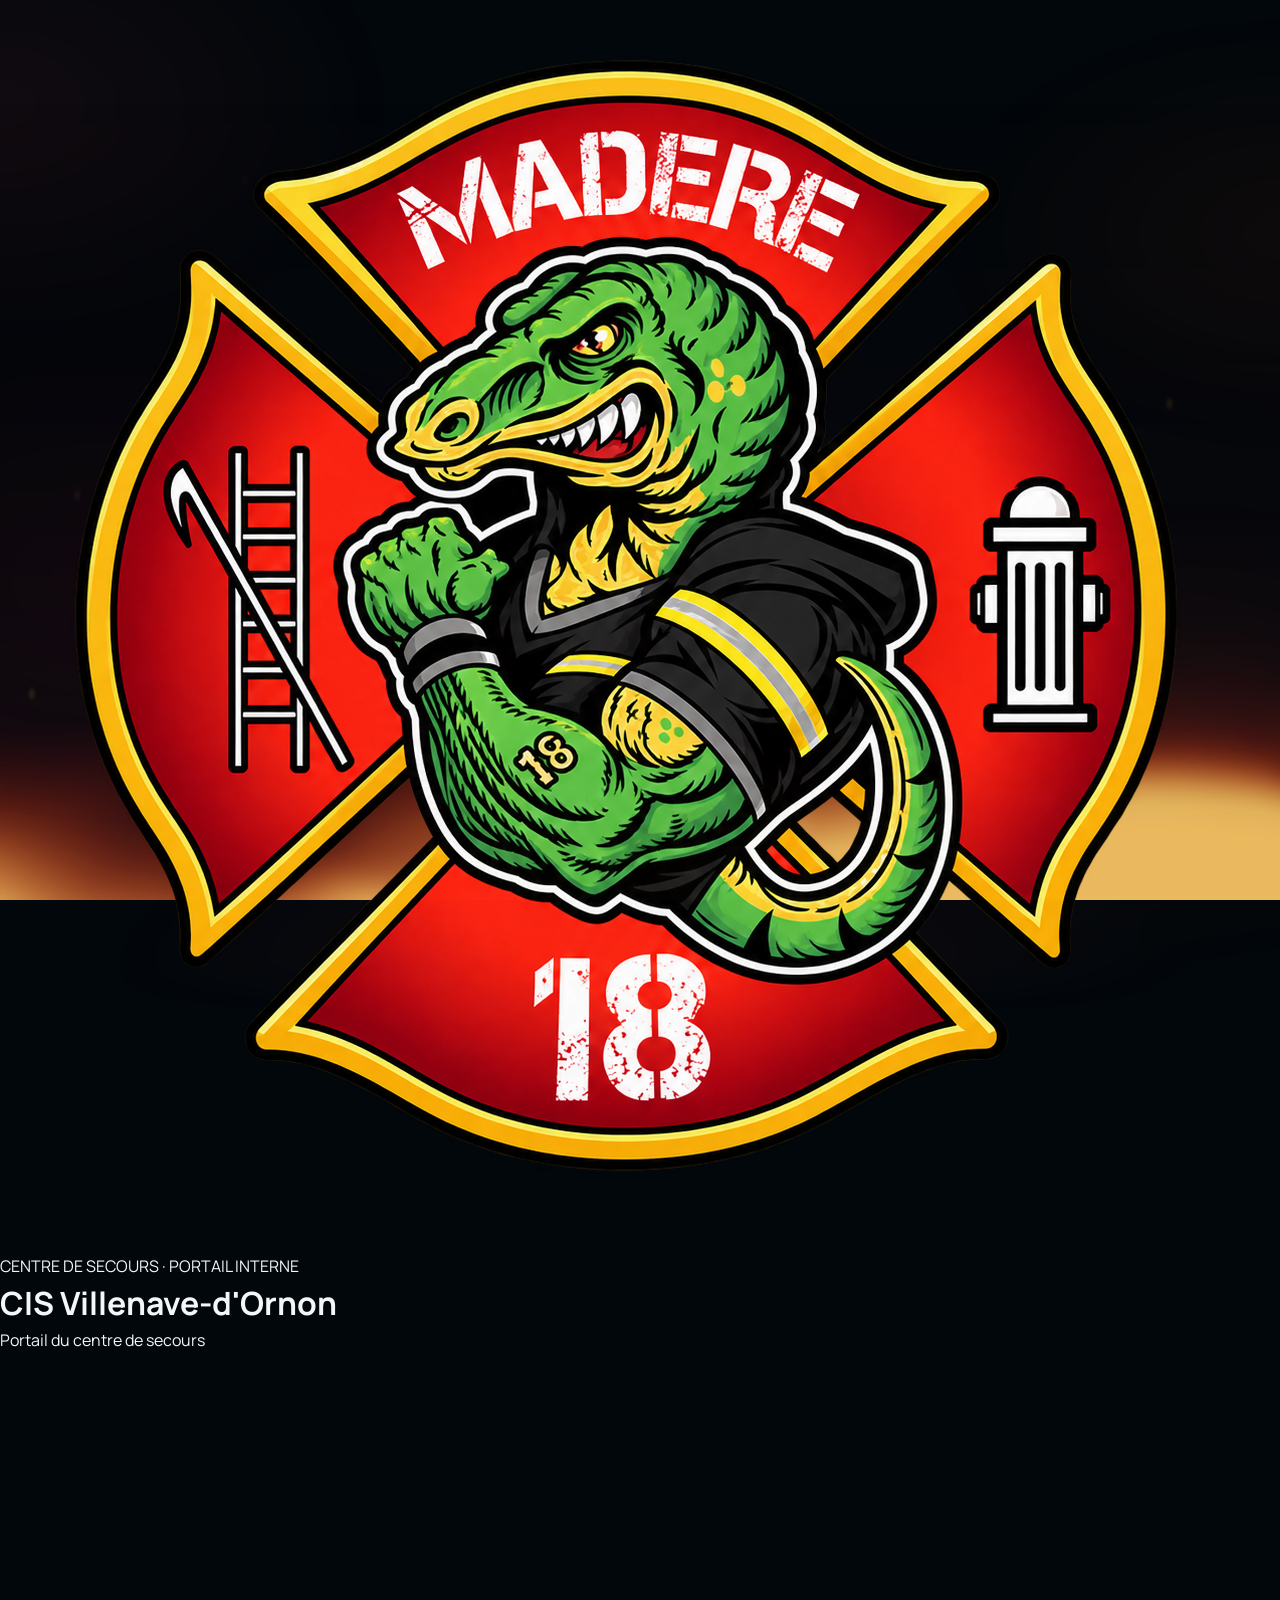
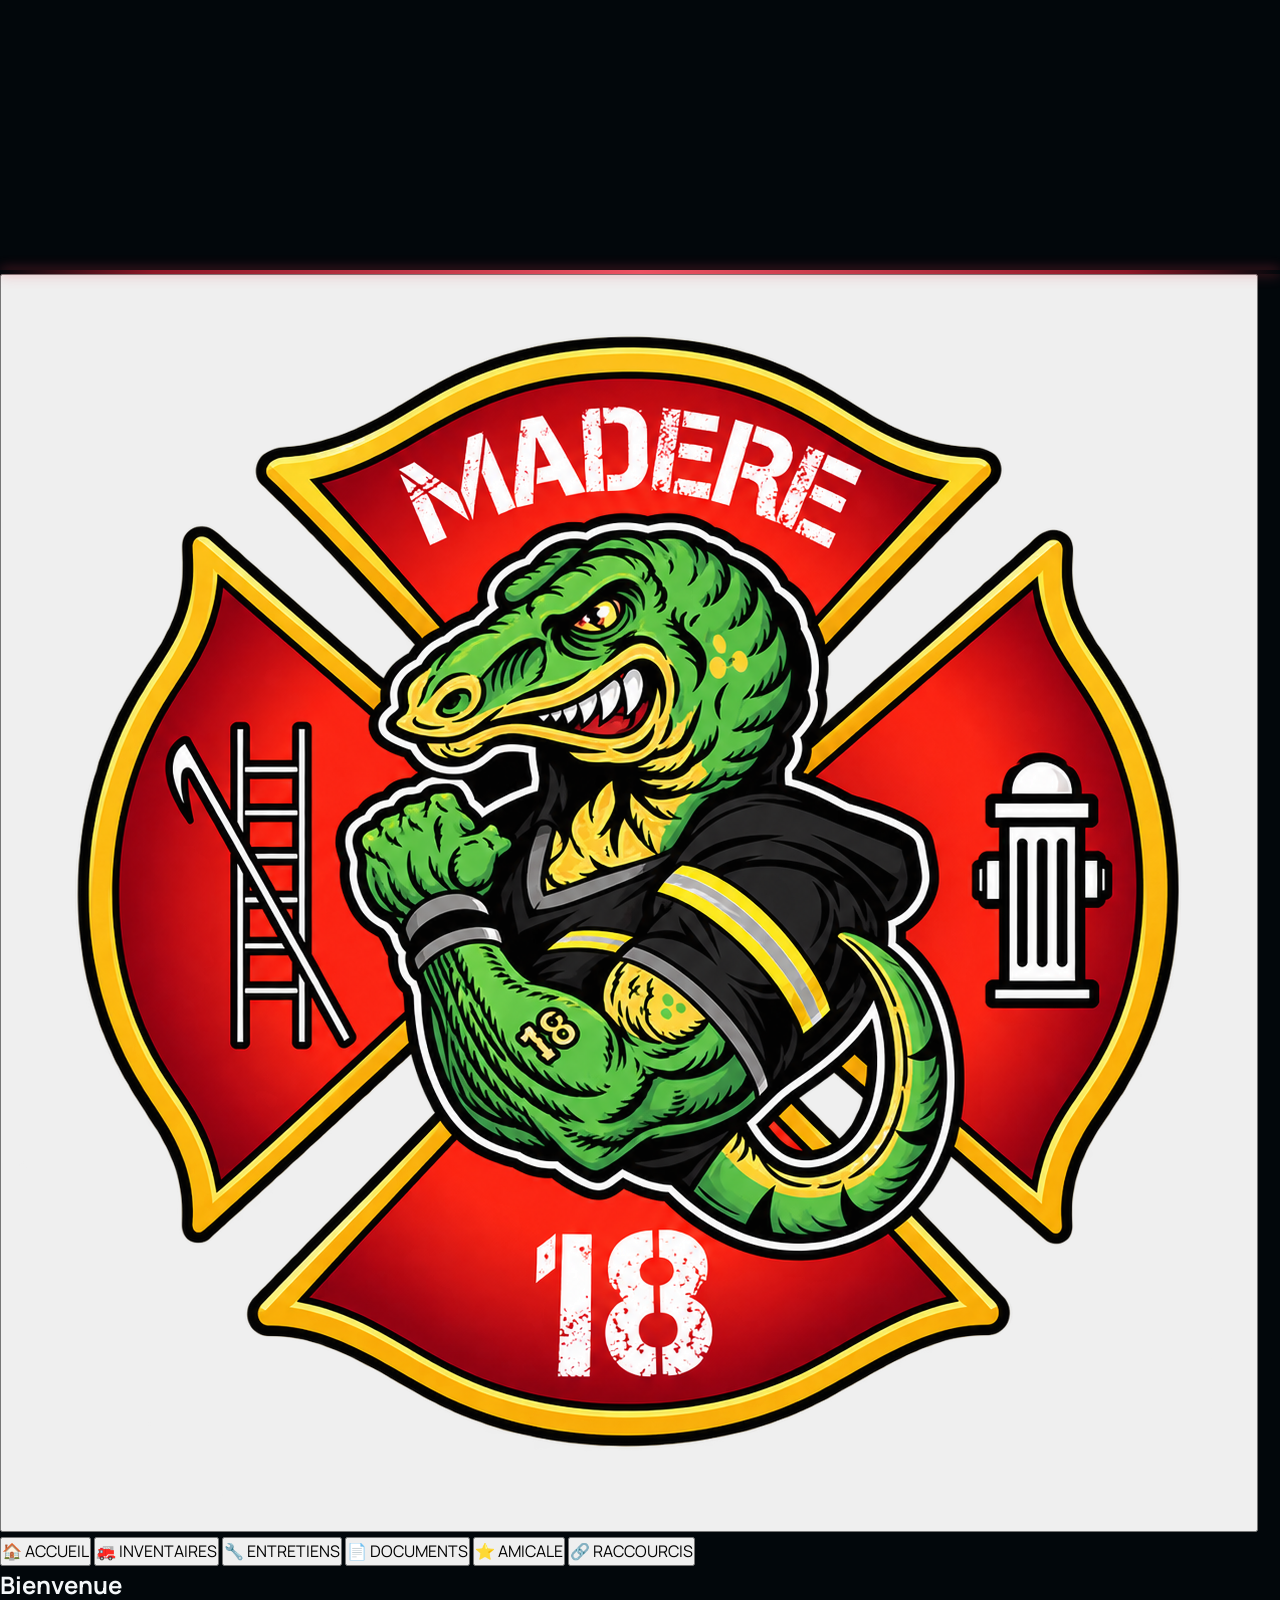
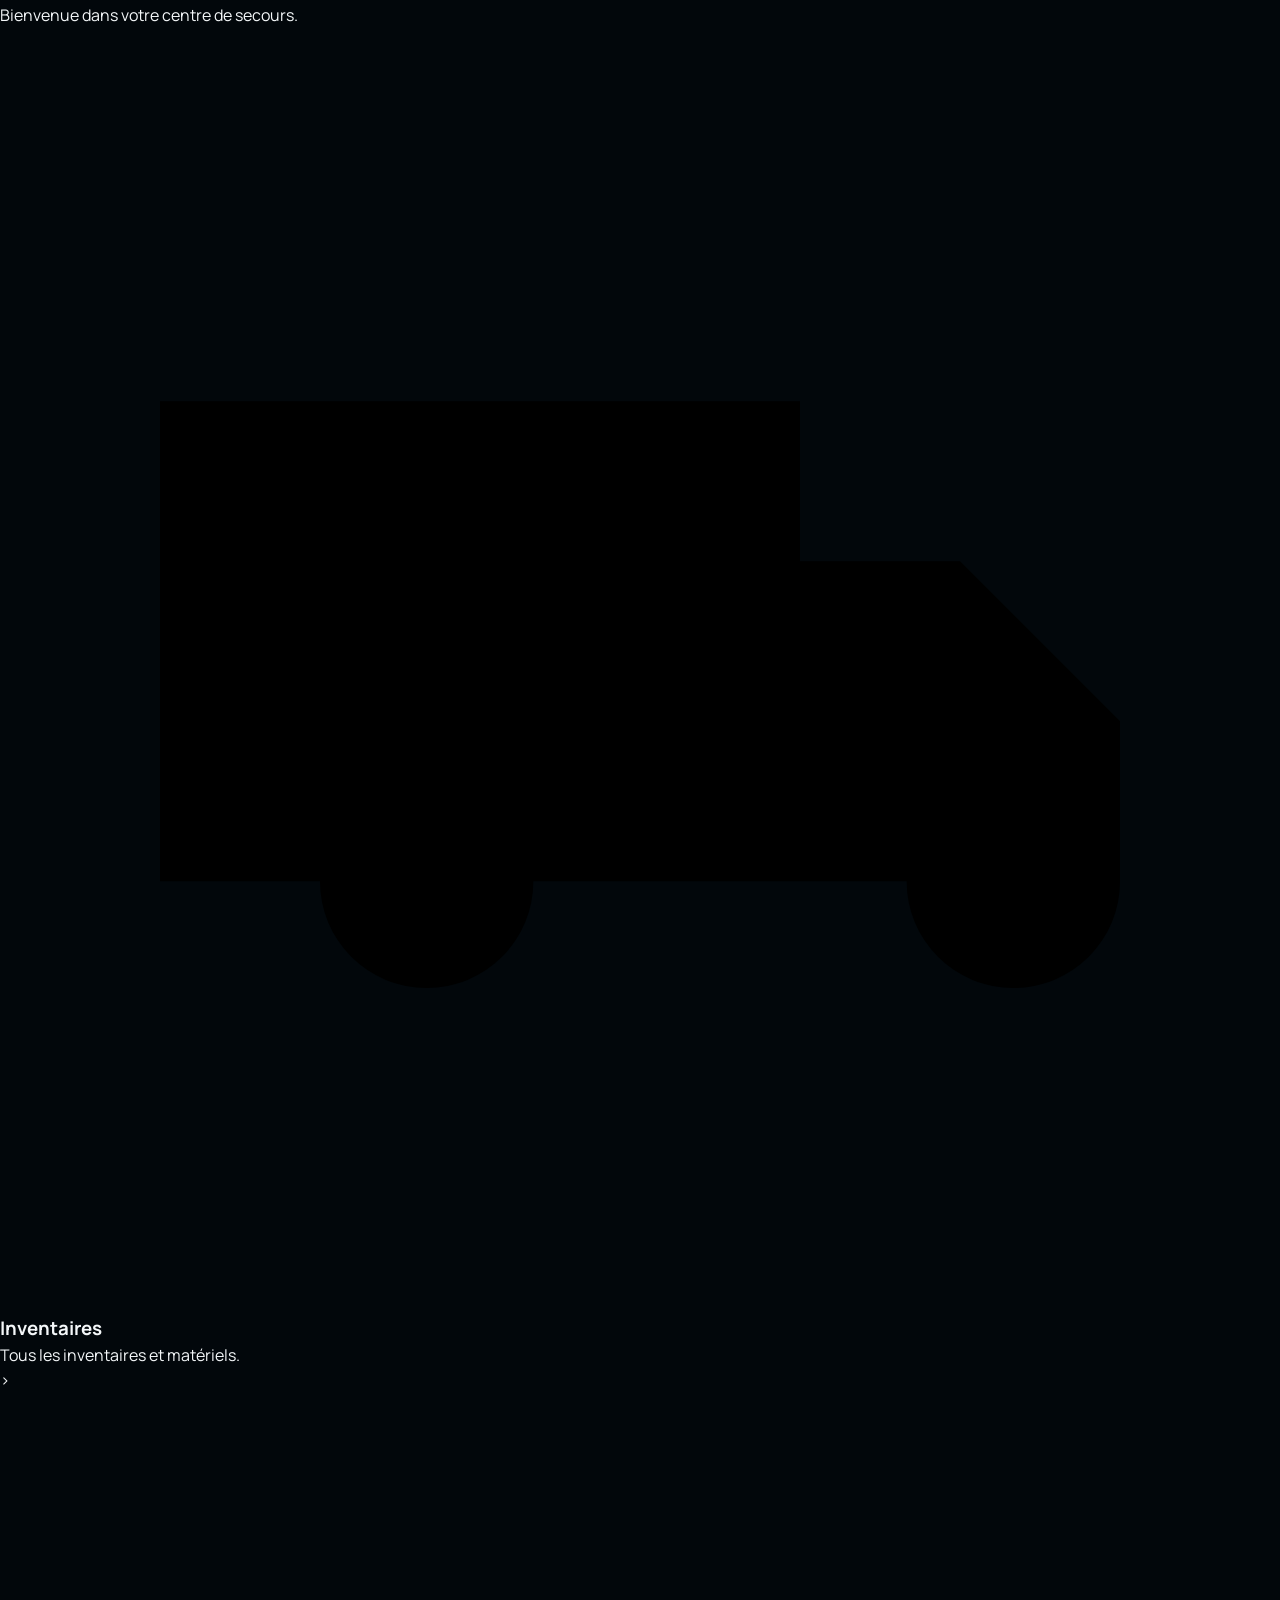
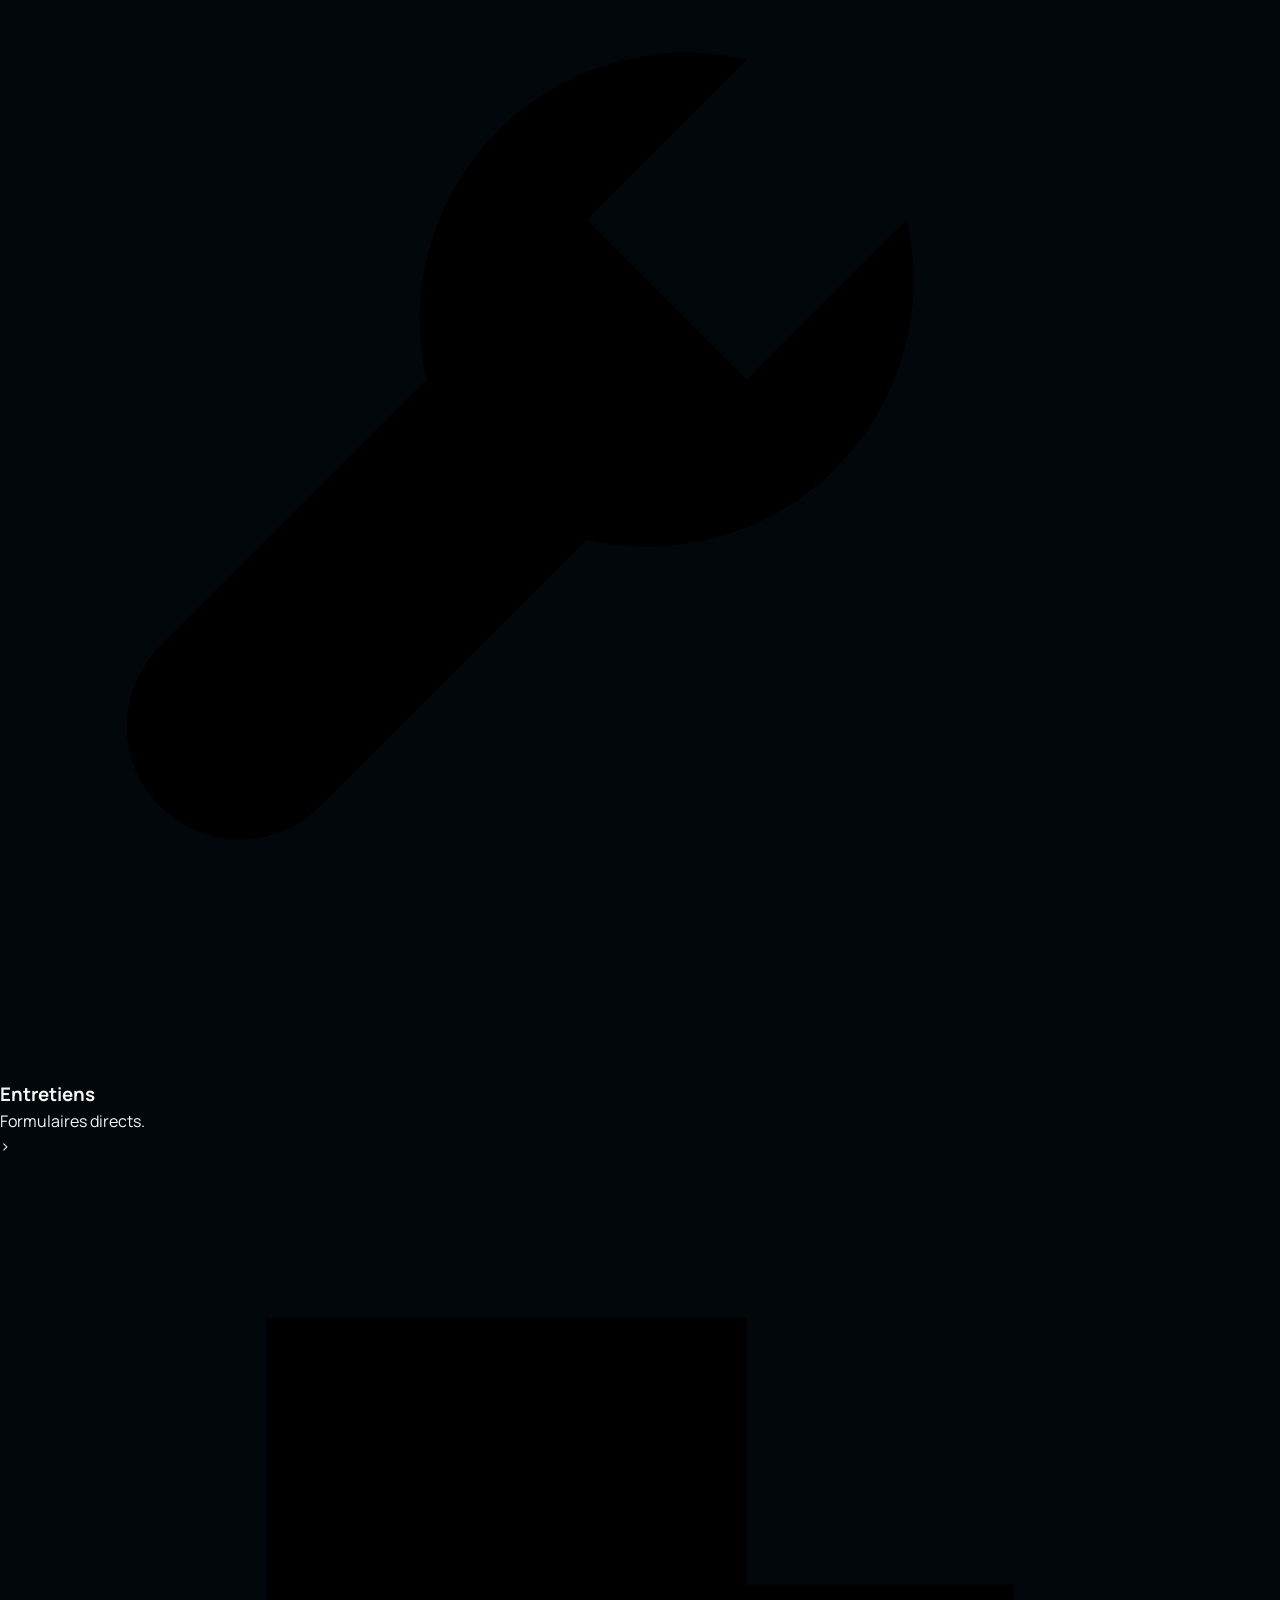
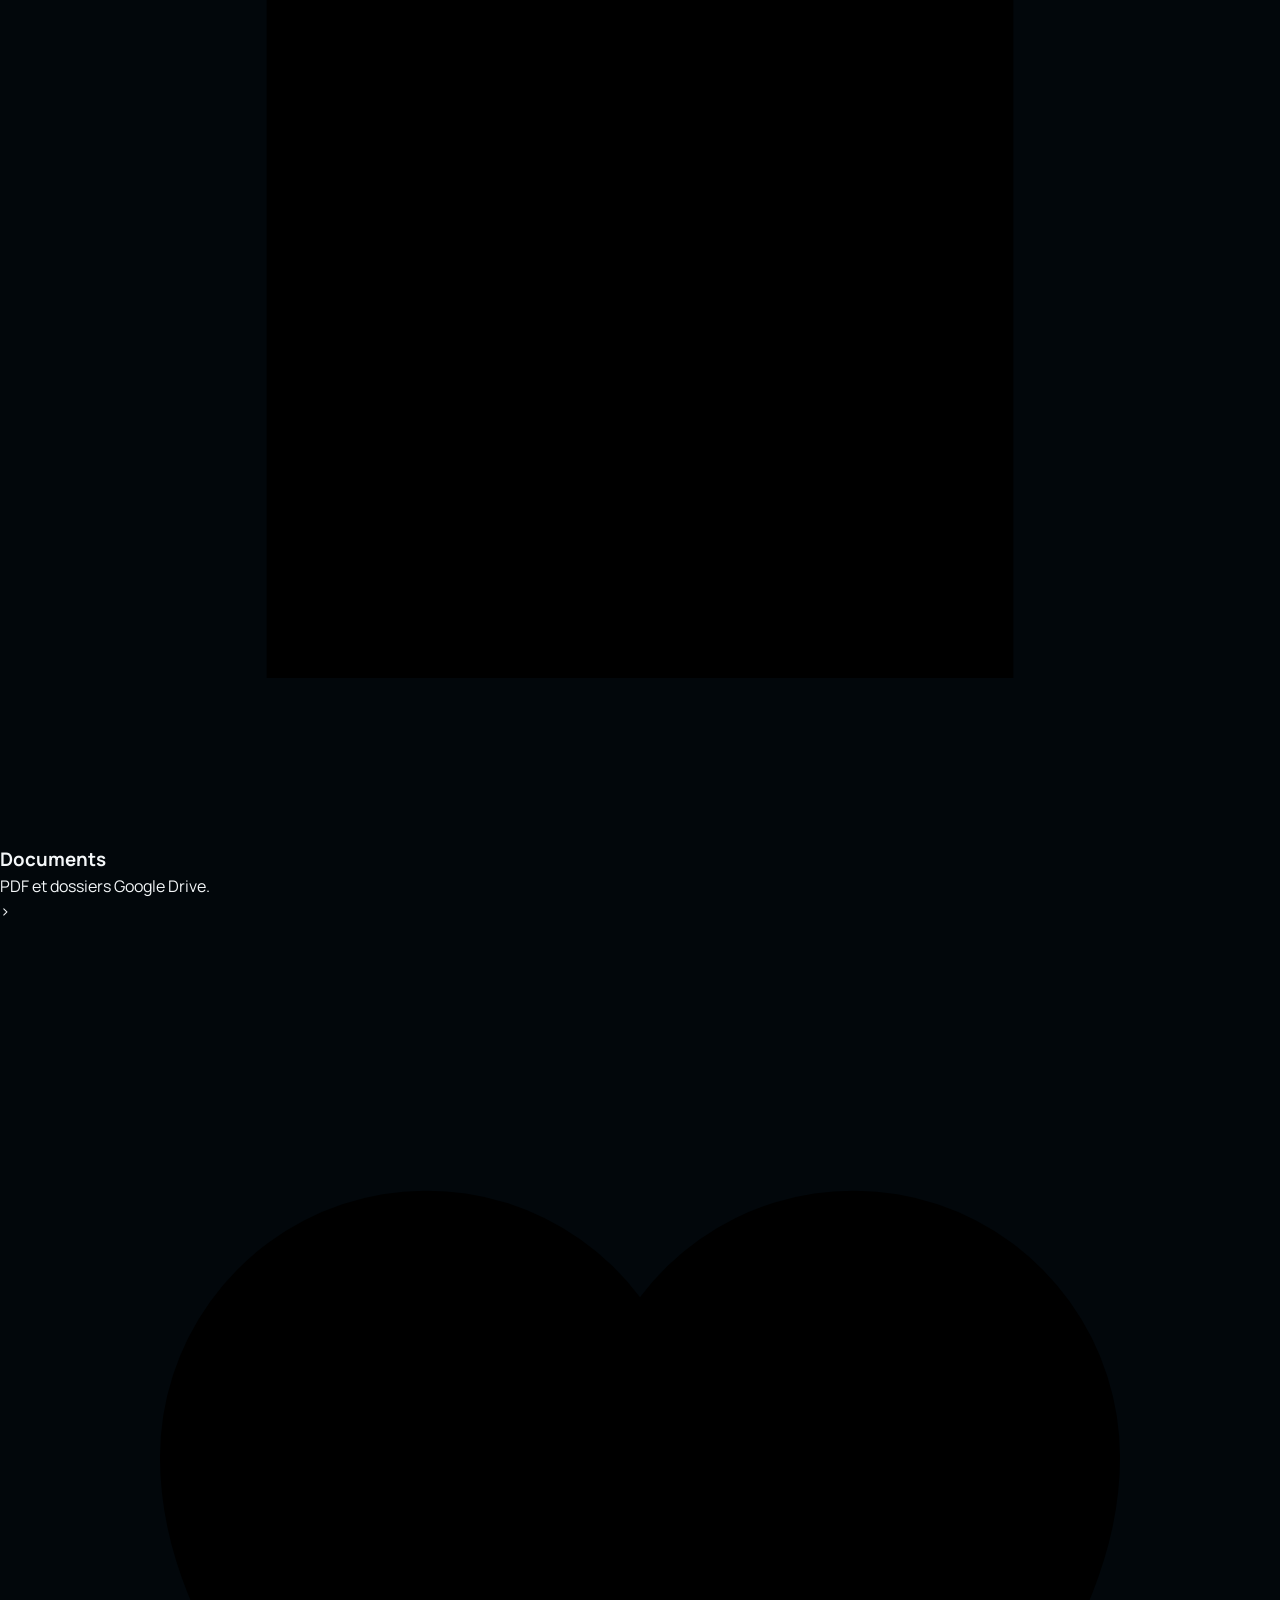
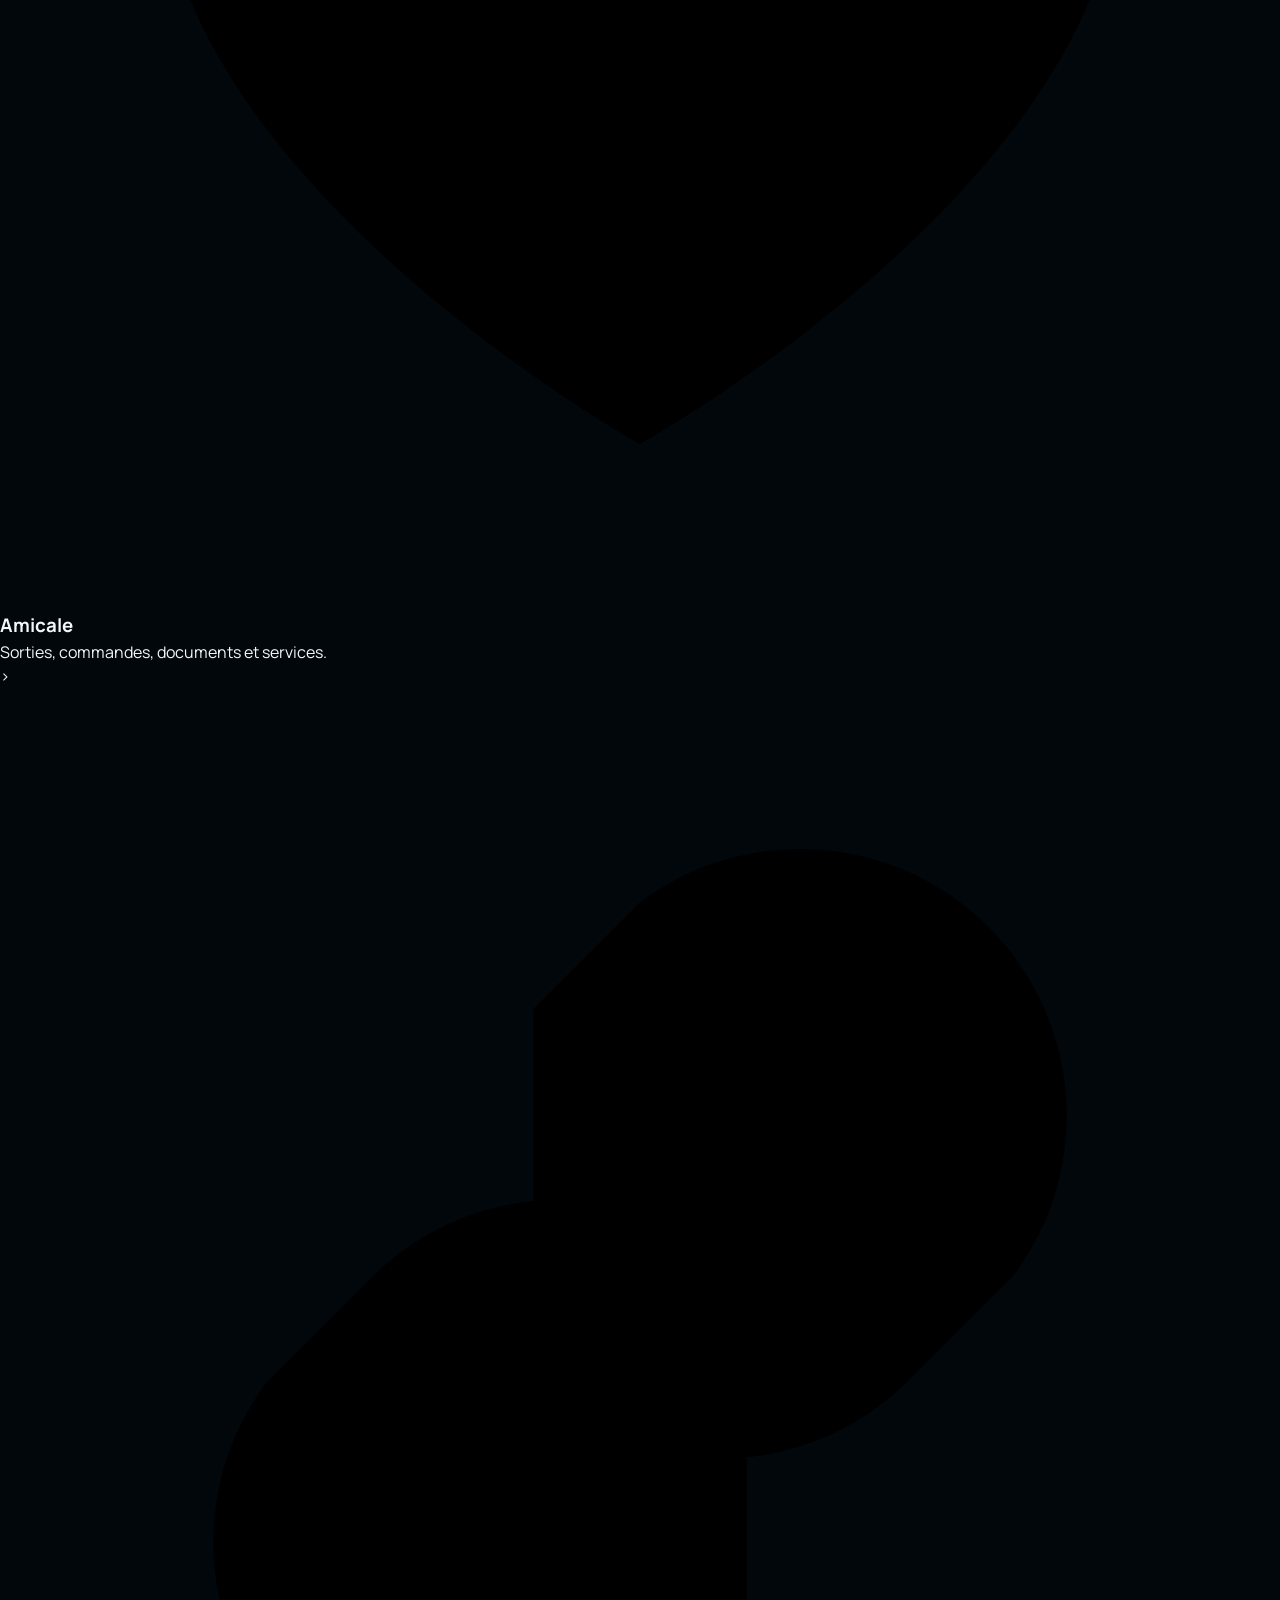
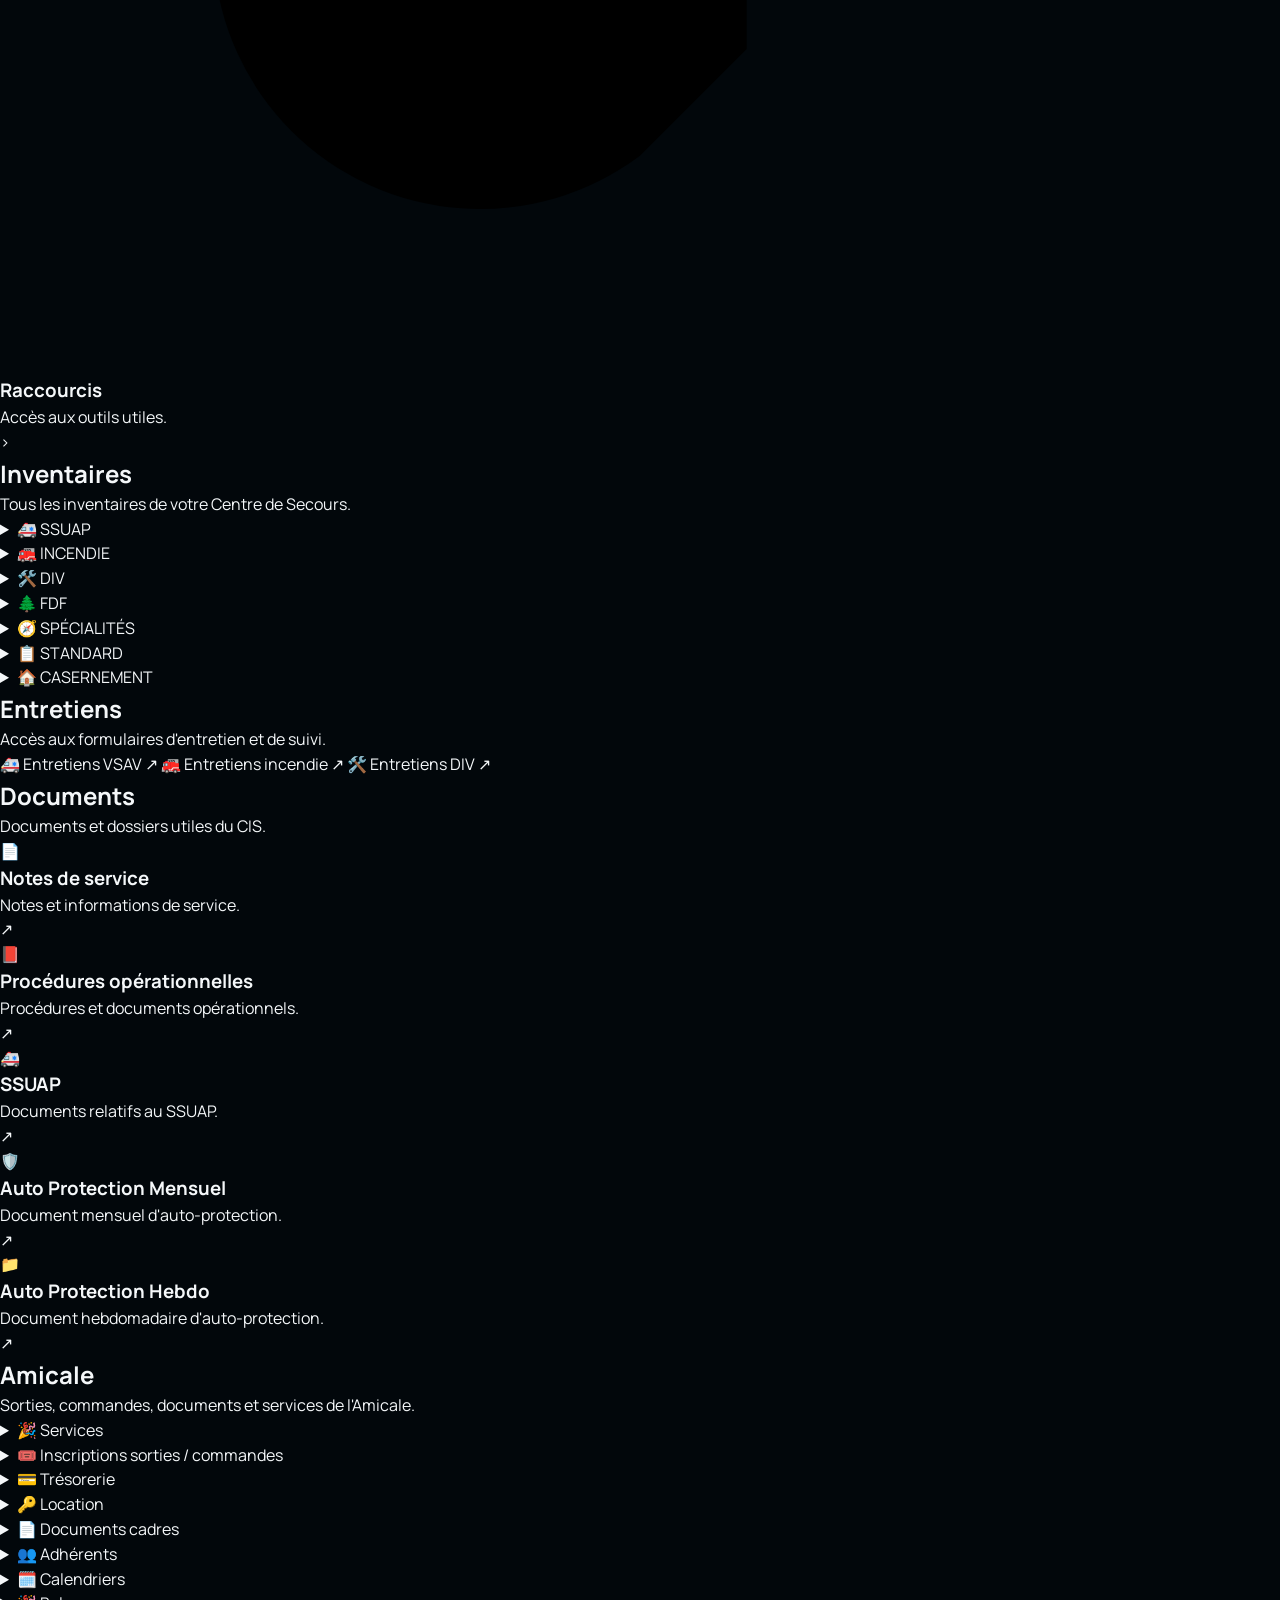
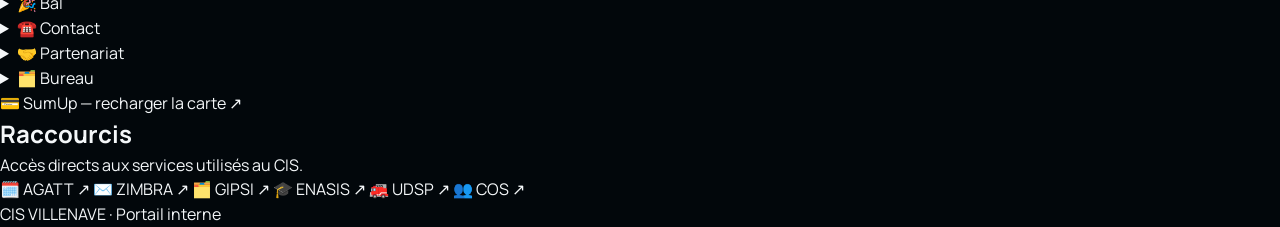
<file: cis.html>
<!doctype html>
<html lang="fr">
<head>
<meta charset="utf-8">
<meta name="viewport" content="width=device-width,initial-scale=1">
<title>CIS VILLENAVE — Portail</title>

<link rel="stylesheet" href="cis.css">
</head>

<body>

<header class="hero">

  <a class="hero-brand" href="#" data-open="home" aria-label="Retour à l'accueil">
    <img src="logo1.png" alt="Logo CIS Villenave-d'Ornon">
  </a>

  <div class="hero-photo" role="img" aria-label="Pompier casqué devant les flammes">
    <div class="hero-photo-content">
      <span class="tag">CENTRE DE SECOURS · PORTAIL INTERNE</span>
      <h1>CIS Villenave-d'Ornon</h1>
      <p>Portail du centre de secours</p>
    </div>
  </div>

</header>


<nav class="nav">

  <div class="navin">

    <button
      class="nav-brand"
      data-open="home"
      aria-label="Accueil — logo">
      <img src="logo1.png" alt="Logo">
    </button>

    <button data-open="home" class="active">
      🏠 ACCUEIL
    </button>

    <button data-open="inventaires">
      🚒 INVENTAIRES
    </button>

    <button data-open="entretiens">
      🔧 ENTRETIENS
    </button>

    <button data-open="documents">
      📄 DOCUMENTS
    </button>

    <button data-open="amicale">
      ⭐ AMICALE
    </button>

    <button data-open="raccourcis">
      🔗 RACCOURCIS
    </button>

  </div>

</nav>


<main>

  <!-- =========================
       ACCUEIL
  ========================== -->

  <section id="home" class="view active">

    <h2>Bienvenue</h2>

    <p class="intro">
      Bienvenue dans votre centre de secours.
    </p>

    <div class="grid">

      <a
        class="card home-card"
        href="#inventaires"
        data-open="inventaires"
        aria-label="Accéder à inventaires">

        <span class="home-icon">
          <svg viewBox="0 0 24 24">
            <path d="M3 7h12v9H3zM15 10h3l3 3v3h-6M6 16a2 2 0 1 0 4 0M17 16a2 2 0 1 0 4 0M6 10h5M8.5 8v4"/>
          </svg>
        </span>

        <h3>Inventaires</h3>

        <p>
          Tous les inventaires et matériels.
        </p>

        <span class="home-card-arrow" aria-hidden="true">
          ›
        </span>

      </a>


      <a
        class="card home-card"
        href="#entretiens"
        data-open="entretiens"
        aria-label="Accéder à entretiens">

        <span class="home-icon">
          <svg viewBox="0 0 24 24">
            <path d="M14 5a5 5 0 0 0-6 6l-5 5a2 2 0 0 0 3 3l5-5a5 5 0 0 0 6-6l-3 3-3-3z"/>
          </svg>
        </span>

        <h3>Entretiens</h3>

        <p>
          Formulaires directs.
        </p>

        <span class="home-card-arrow" aria-hidden="true">
          ›
        </span>

      </a>


      <a
        class="card home-card"
        href="#documents"
        data-open="documents"
        aria-label="Accéder à documents">

        <span class="home-icon">
          <svg viewBox="0 0 24 24">
            <path d="M5 3h9l5 5v13H5zM14 3v5h5M8 12h8M8 16h8"/>
          </svg>
        </span>

        <h3>Documents</h3>

        <p>
          PDF et dossiers Google Drive.
        </p>

        <span class="home-card-arrow" aria-hidden="true">
          ›
        </span>

      </a>


      <a
        class="card home-card"
        href="#amicale"
        data-open="amicale"
        aria-label="Accéder à amicale">

        <span class="home-icon">
          <svg viewBox="0 0 24 24">
            <path d="M12 21s-9-5-9-11a5 5 0 0 1 9-3 5 5 0 0 1 9 3c0 6-9 11-9 11z"/>
          </svg>
        </span>

        <h3>Amicale</h3>

        <p>
          Sorties, commandes, documents et services.
        </p>

        <span class="home-card-arrow" aria-hidden="true">
          ›
        </span>

      </a>


      <a
        class="card home-card"
        href="#raccourcis"
        data-open="raccourcis"
        aria-label="Accéder à raccourcis">

        <span class="home-icon">
          <svg viewBox="0 0 24 24">
            <path d="M10 13a5 5 0 0 0 7 0l2-2a5 5 0 0 0-7-7l-2 2M14 11a5 5 0 0 0-7 0l-2 2a5 5 0 0 0 7 7l2-2"/>
          </svg>
        </span>

        <h3>Raccourcis</h3>

        <p>
          Accès aux outils utiles.
        </p>

        <span class="home-card-arrow" aria-hidden="true">
          ›
        </span>

      </a>

    </div>

  </section>


  <!-- =========================
       INVENTAIRES
  ========================== -->

  <section id="inventaires" class="view">

    <h2>Inventaires</h2>

    <p class="intro">
      Tous les inventaires de votre Centre de Secours.
    </p>


    <!-- SSUAP -->

    <details class="inventory-category cat-suap">

      <summary>
        <span class="category-heading">
          <span class="category-icon" aria-hidden="true">🚑</span>
          <span>SSUAP</span>
        </span>
      </summary>

      <div class="inner">

        <div
          class="vsav-box"
          style="--vsav-color:#2563eb;--vsav-bg:#eff6ff">

          <div class="vsav-title">

            <span class="vsav-icon-wrap">

              <svg
                class="vsav-badge-icon"
                viewBox="0 0 28 28"
                aria-hidden="true">

                <rect
                  x="3"
                  y="7"
                  width="17"
                  height="11"
                  rx="2.5"
                  fill="none"
                  stroke="currentColor"
                  stroke-width="1.8"/>

                <path
                  d="M20 10h3l2 3.2V18h-5M6.5 18.5a2 2 0 1 0 4 0M19 18.5a2 2 0 1 0 4 0M8 10v5M5.5 12.5h5"
                  fill="none"
                  stroke="currentColor"
                  stroke-width="1.8"
                  stroke-linecap="round"
                  stroke-linejoin="round"/>

              </svg>

            </span>

            <div>
              <strong>VSAV 1</strong>
              <small>Inventaire de l'équipage</small>
            </div>

          </div>


          <div class="vsav-role-grid">

            <a
              class="vsav-role-link"
              href="#"
              data-link="vsav1_chef"
              target="_blank"
              rel="noopener">

              <span class="role-icon" aria-hidden="true">★</span>
              <span>Chef d'agrès</span>
              <span class="role-arrow">↗</span>

            </a>


            <a
              class="vsav-role-link"
              href="#"
              data-link="vsav1_conducteur"
              target="_blank"
              rel="noopener">

              <span class="role-icon" aria-hidden="true">🚒</span>
              <span>Conducteur</span>
              <span class="role-arrow">↗</span>

            </a>


            <a
              class="vsav-role-link"
              href="#"
              data-link="vsav1_equipier"
              target="_blank"
              rel="noopener">

              <span class="role-icon" aria-hidden="true">🎒</span>
              <span>Équipier</span>
              <span class="role-arrow">↗</span>

            </a>

          </div>

        </div>


        <div
          class="vsav-box"
          style="--vsav-color:#dc2626;--vsav-bg:#fef2f2">

          <div class="vsav-title">

            <span class="vsav-icon-wrap">

              <svg
                class="vsav-badge-icon"
                viewBox="0 0 28 28"
                aria-hidden="true">

                <rect
                  x="3"
                  y="7"
                  width="17"
                  height="11"
                  rx="2.5"
                  fill="none"
                  stroke="currentColor"
                  stroke-width="1.8"/>

                <path
                  d="M20 10h3l2 3.2V18h-5M6.5 18.5a2 2 0 1 0 4 0M19 18.5a2 2 0 1 0 4 0M8 10v5M5.5 12.5h5"
                  fill="none"
                  stroke="currentColor"
                  stroke-width="1.8"
                  stroke-linecap="round"
                  stroke-linejoin="round"/>

              </svg>

            </span>

            <div>
              <strong>VSAV 2</strong>
              <small>Inventaire de l'équipage</small>
            </div>

          </div>


          <div class="vsav-role-grid">

            <a
              class="vsav-role-link"
              href="#"
              data-link="vsav2_chef"
              target="_blank"
              rel="noopener">

              <span class="role-icon" aria-hidden="true">★</span>
              <span>Chef d'agrès</span>
              <span class="role-arrow">↗</span>

            </a>


            <a
              class="vsav-role-link"
              href="#"
              data-link="vsav2_conducteur"
              target="_blank"
              rel="noopener">

              <span class="role-icon" aria-hidden="true">🚒</span>
              <span>Conducteur</span>
              <span class="role-arrow">↗</span>

            </a>


            <a
              class="vsav-role-link"
              href="#"
              data-link="vsav2_equipier"
              target="_blank"
              rel="noopener">

              <span class="role-icon" aria-hidden="true">🎒</span>
              <span>Équipier</span>
              <span class="role-arrow">↗</span>

            </a>

          </div>

        </div>


        <div
          class="vsav-box"
          style="--vsav-color:#16a34a;--vsav-bg:#f0fdf4">

          <div class="vsav-title">

            <span class="vsav-icon-wrap">

              <svg
                class="vsav-badge-icon"
                viewBox="0 0 28 28"
                aria-hidden="true">

                <rect
                  x="3"
                  y="7"
                  width="17"
                  height="11"
                  rx="2.5"
                  fill="none"
                  stroke="currentColor"
                  stroke-width="1.8"/>

                <path
                  d="M20 10h3l2 3.2V18h-5M6.5 18.5a2 2 0 1 0 4 0M19 18.5a2 2 0 1 0 4 0M8 10v5M5.5 12.5h5"
                  fill="none"
                  stroke="currentColor"
                  stroke-width="1.8"
                  stroke-linecap="round"
                  stroke-linejoin="round"/>

              </svg>

            </span>

            <div>
              <strong>VSAV 3</strong>
              <small>Inventaire de l'équipage</small>
            </div>

          </div>


          <div class="vsav-role-grid">

            <a
              class="vsav-role-link"
              href="#"
              data-link="vsav3_chef"
              target="_blank"
              rel="noopener">

              <span class="role-icon" aria-hidden="true">★</span>
              <span>Chef d'agrès</span>
              <span class="role-arrow">↗</span>

            </a>


            <a
              class="vsav-role-link"
              href="#"
              data-link="vsav3_conducteur"
              target="_blank"
              rel="noopener">

              <span class="role-icon" aria-hidden="true">🚒</span>
              <span>Conducteur</span>
              <span class="role-arrow">↗</span>

            </a>


            <a
              class="vsav-role-link"
              href="#"
              data-link="vsav3_equipier"
              target="_blank"
              rel="noopener">

              <span class="role-icon" aria-hidden="true">🎒</span>
              <span>Équipier</span>
              <span class="role-arrow">↗</span>

            </a>

          </div>

        </div>

      </div>

    </details>


    <!-- INCENDIE -->

    <details class="inventory-category cat-incendie">

      <summary>
        <span class="category-heading">
          <span class="category-icon">🚒</span>
          <span>INCENDIE</span>
        </span>
      </summary>

      <div class="inner">

        <a class="link" data-link="fourgon" href="#" target="_blank" rel="noopener">
          <span class="inventory-item-icon">🚒</span>
          <span class="inventory-item-label">Fourgon incendie</span>
          <span>↗</span>
        </a>

        <a class="link" data-link="echelle" href="#" target="_blank" rel="noopener">
          <span class="inventory-item-icon">🪜</span>
          <span class="inventory-item-label">Échelle</span>
          <span>↗</span>
        </a>

        <a class="link" data-link="mousse" href="#" target="_blank" rel="noopener">
          <span class="inventory-item-icon">🧯</span>
          <span class="inventory-item-label">Mousse</span>
          <span>↗</span>
        </a>

      </div>

    </details>


    <!-- DIV -->

    <details class="inventory-category cat-div">

      <summary>
        <span class="category-heading">
          <span class="category-icon">🛠️</span>
          <span>DIV</span>
        </span>
      </summary>

      <div class="inner">

        <a class="link" data-link="div1" href="#" target="_blank" rel="noopener">
          <span class="inventory-item-icon">🛠️</span>
          <span class="inventory-item-label">Matériel DIV</span>
          <span>↗</span>
        </a>

      </div>

    </details>


    <!-- FDF -->

    <details class="inventory-category cat-fdf">

      <summary>
        <span class="category-heading">
          <span class="category-icon">🌲</span>
          <span>FDF</span>
        </span>
      </summary>

      <div class="inner">

        <a class="link" data-link="fdf1" href="#" target="_blank" rel="noopener">
          <span class="inventory-item-icon">🌲</span>
          <span class="inventory-item-label">Matériel FDF</span>
          <span>↗</span>
        </a>

      </div>

    </details>


    <!-- SPÉCIALITÉS -->

    <details class="inventory-category cat-specialites">

      <summary>
        <span class="category-heading">
          <span class="category-icon specialty-category-icon">
            🧭
          </span>
          <span>SPÉCIALITÉS</span>
        </span>
      </summary>

      <div class="inner">

        <a class="link" data-link="specialite1" href="#" target="_blank" rel="noopener">
          <span class="specialty-mark">🧭</span>
          <span class="specialty-label">Spécialités</span>
          <span>↗</span>
        </a>

      </div>

    </details>


    <!-- STANDARD -->

    <details class="inventory-category cat-standard">

      <summary>
        <span class="category-heading">
          <span class="category-icon">📋</span>
          <span>STANDARD</span>
        </span>
      </summary>

      <div class="inner">

        <a class="link" data-link="standard1" href="#" target="_blank" rel="noopener">
          <span class="inventory-item-icon">📋</span>
          <span class="inventory-item-label">Matériel standard</span>
          <span>↗</span>
        </a>

      </div>

    </details>


    <!-- CASERNEMENT -->

    <details class="inventory-category cat-casernement">

      <summary>
        <span class="category-heading">
          <span class="category-icon">🏠</span>
          <span>CASERNEMENT</span>
        </span>
      </summary>

      <div class="inner">

        <a class="link" data-link="casernement1" href="#" target="_blank" rel="noopener">
          <span class="inventory-item-icon">🏠</span>
          <span class="inventory-item-label">Casernement</span>
          <span>↗</span>
        </a>

      </div>

    </details>

  </section>


  <!-- =========================
       ENTRETIENS
  ========================== -->

  <section id="entretiens" class="view">

    <h2>Entretiens</h2>

    <p class="intro">
      Accès aux formulaires d'entretien et de suivi.
    </p>

    <div class="grid">

      <a class="link visual-link"
         data-link="entretien_vsav"
         href="#"
         target="_blank"
         rel="noopener">

        <span class="visual-icon">🚑</span>
        <span class="visual-label">Entretiens VSAV</span>
        <span>↗</span>

      </a>


      <a class="link visual-link"
         data-link="entretien_incendie"
         href="#"
         target="_blank"
         rel="noopener">

        <span class="visual-icon">🚒</span>
        <span class="visual-label">Entretiens incendie</span>
        <span>↗</span>

      </a>


      <a class="link visual-link"
         data-link="entretien_div"
         href="#"
         target="_blank"
         rel="noopener">

        <span class="visual-icon">🛠️</span>
        <span class="visual-label">Entretiens DIV</span>
        <span>↗</span>

      </a>

    </div>

  </section>


  <!-- =========================
       DOCUMENTS
  ========================== -->

  <section id="documents" class="view">

    <h2>Documents</h2>

    <p class="intro">
      Documents et dossiers utiles du CIS.
    </p>

    <div class="grid">

      <a
        class="card document-card"
        data-link="notes_service"
        href="#"
        target="_blank"
        rel="noopener">

        <div class="documents-icon-title">
          <span class="doc-icon">📄</span>
          <h3>Notes de service</h3>
        </div>

        <p>
          Notes et informations de service.
        </p>

        <span class="document-card-arrow">↗</span>

      </a>


      <a
        class="card document-card"
        data-link="procedures"
        href="#"
        target="_blank"
        rel="noopener">

        <div class="documents-icon-title">
          <span class="doc-icon">📕</span>
          <h3>Procédures opérationnelles</h3>
        </div>

        <p>
          Procédures et documents opérationnels.
        </p>

        <span class="document-card-arrow">↗</span>

      </a>


      <a
        class="card document-card"
        data-link="documents_ssuap"
        href="#"
        target="_blank"
        rel="noopener">

        <div class="documents-icon-title">
          <span class="doc-icon">🚑</span>
          <h3>SSUAP</h3>
        </div>

        <p>
          Documents relatifs au SSUAP.
        </p>

        <span class="document-card-arrow">↗</span>

      </a>


      <a
        class="card document-card"
        data-link="auto_protection_mensuel"
        href="#"
        target="_blank"
        rel="noopener">

        <div class="documents-icon-title">
          <span class="doc-icon">🛡️</span>
          <h3>Auto Protection Mensuel</h3>
        </div>

        <p>
          Document mensuel d'auto-protection.
        </p>

        <span class="document-card-arrow">↗</span>

      </a>


      <a
        class="card document-card"
        data-link="auto_protection_hebdo"
        href="#"
        target="_blank"
        rel="noopener">

        <div class="documents-icon-title">
          <span class="doc-icon google-drive-icon">📁</span>
          <h3>Auto Protection Hebdo</h3>
        </div>

        <p>
          Document hebdomadaire d'auto-protection.
        </p>

        <span class="document-card-arrow">↗</span>

      </a>

    </div>

  </section>


  <!-- =========================
       AMICALE
  ========================== -->

  <section id="amicale" class="view">

    <h2>Amicale</h2>

    <p class="intro">
      Sorties, commandes, documents et services de l'Amicale.
    </p>


    <details class="amicale-section theme-0">

      <summary>
        <span class="amicale-heading">
          <span class="amicale-icon">🎉</span>
          <span>Services</span>
        </span>
      </summary>

      <div class="inner">

        <a class="link visual-link"
           data-link="amicale_services"
           href="#"
           target="_blank"
           rel="noopener">

          <span class="visual-icon">🔑</span>
          <span class="visual-label">Location matériel</span>
          <span>↗</span>

        </a>

      </div>

    </details>


    <details class="amicale-section theme-1">

      <summary>
        <span class="amicale-heading">
          <span class="amicale-icon">🎟️</span>
          <span>Inscriptions sorties / commandes</span>
        </span>
      </summary>

      <div class="inner">

        <a class="link visual-link"
           data-link="amicale_enjoy2"
           href="#"
           target="_blank"
           rel="noopener">
          <span class="visual-icon">🎉</span>
          <span class="visual-label">Soirée</span>
          <span>↗</span>
        </a>

        <a class="link visual-link"
           data-link="amicale_ubb2"
           href="#"
           target="_blank"
           rel="noopener">
          <span class="visual-icon">🏉</span>
          <span class="visual-label">Inscriptions matchs</span>
          <span>↗</span>
        </a>

        <a class="link visual-link"
           data-link="regles_ubb"
           href="#"
           target="_blank"
           rel="noopener">
          <span class="visual-icon">🔗</span>
          <span class="visual-label">Rappel des règles d'attribution</span>
          <span>↗</span>
        </a>

        <a class="link visual-link"
           data-link="amicale_padel2"
           href="#"
           target="_blank"
           rel="noopener">
          <span class="visual-icon">🎾</span>
          <span class="visual-label">Tournoi Padel</span>
          <span>↗</span>
        </a>

        <a class="link visual-link"
           data-link="amicale_speedpark2"
           href="#"
           target="_blank"
           rel="noopener">
          <span class="visual-icon">🏎️</span>
          <span class="visual-label">Soirée SpeedPark</span>
          <span>↗</span>
        </a>

      </div>

    </details>


    <details class="amicale-section theme-2">

      <summary>
        <span class="amicale-heading">
          <span class="amicale-icon">💳</span>
          <span>Trésorerie</span>
        </span>
      </summary>

      <div class="inner">

        <a class="link visual-link"
           data-link="sumup"
           href="#"
           target="_blank"
           rel="noopener">
          <span class="visual-icon">💳</span>
          <span class="visual-label">Lien pour payer une prestation</span>
          <span>↗</span>
        </a>

        <a class="link visual-link"
           data-link="remboursement"
           href="#"
           target="_blank"
           rel="noopener">
          <span class="visual-icon">💶</span>
          <span class="visual-label">Demande d'indemnisation / remboursement</span>
          <span>↗</span>
        </a>

        <a class="link visual-link"
           data-link="prestations"
           href="#"
           target="_blank"
           rel="noopener">
          <span class="visual-icon">📊</span>
          <span class="visual-label">Tableau prestations</span>
          <span>↗</span>
        </a>

      </div>

    </details>


    <details class="amicale-section theme-3">

      <summary>
        <span class="amicale-heading">
          <span class="amicale-icon">🔑</span>
          <span>Location</span>
        </span>
      </summary>

      <div class="inner">

        <a class="link visual-link"
           data-link="location_materiel"
           href="#"
           target="_blank"
           rel="noopener">
          <span class="visual-icon">🔑</span>
          <span class="visual-label">Demande de location du matériel</span>
          <span>↗</span>
        </a>

        <a class="link visual-link"
           data-link="location_jolt"
           href="#"
           target="_blank"
           rel="noopener">
          <span class="visual-icon">🔑</span>
          <span class="visual-label">Demande de location matériel</span>
          <span>↗</span>
        </a>

        <a class="link visual-link"
           data-link="location_salles"
           href="#"
           target="_blank"
           rel="noopener">
          <span class="visual-icon">🔑</span>
          <span class="visual-label">Location salle des fêtes</span>
          <span>↗</span>
        </a>

      </div>

    </details>


    <details class="amicale-section theme-4">

      <summary>
        <span class="amicale-heading">
          <span class="amicale-icon">📄</span>
          <span>Documents cadres</span>
        </span>
      </summary>

      <div class="inner">

        <a class="link visual-link"
           data-link="statuts"
           href="#"
           target="_blank"
           rel="noopener">
          <span class="visual-icon">📄</span>
          <span class="visual-label">Statuts de l'Amicale</span>
          <span>↗</span>
        </a>

        <a class="link visual-link"
           data-link="reglement_interieur"
           href="#"
           target="_blank"
           rel="noopener">
          <span class="visual-icon">📄</span>
          <span class="visual-label">Règlement intérieur</span>
          <span>↗</span>
        </a>

        <a class="link visual-link"
           data-link="regles_amicale"
           href="#"
           target="_blank"
           rel="noopener">
          <span class="visual-icon">🔗</span>
          <span class="visual-label">Règles pour être amicaliste</span>
          <span>↗</span>
        </a>

        <a class="link visual-link"
           data-link="tableau_prestations"
           href="#"
           target="_blank"
           rel="noopener">
          <span class="visual-icon">📊</span>
          <span class="visual-label">Tableau prestations Amicale</span>
          <span>↗</span>
        </a>

        <a class="link visual-link"
           data-link="doc_partenaires"
           href="#"
           target="_blank"
           rel="noopener">
          <span class="visual-icon">🤝</span>
          <span class="visual-label">Compte-rendu / documents partenaires</span>
          <span>↗</span>
        </a>

      </div>

    </details>


    <details class="amicale-section theme-5">

      <summary>
        <span class="amicale-heading">
          <span class="amicale-icon">👥</span>
          <span>Adhérents</span>
        </span>
      </summary>

      <div class="inner">

        <a class="link visual-link"
           data-link="adhesion"
           href="#"
           target="_blank"
           rel="noopener">
          <span class="visual-icon">👥</span>
          <span class="visual-label">Demande adhésion</span>
          <span>↗</span>
        </a>

        <a class="link visual-link"
           data-link="compobureau"
           href="#"
           target="_blank"
           rel="noopener">
          <span class="visual-icon">👥</span>
          <span class="visual-label">Composition bureau</span>
          <span>↗</span>
        </a>

      </div>

    </details>


    <details class="amicale-section theme-0">

      <summary>
        <span class="amicale-heading">
          <span class="amicale-icon">🗓️</span>
          <span>Calendriers</span>
        </span>
      </summary>

      <div class="inner">

        <a class="link visual-link"
           data-link="mymaps"
           href="#"
           target="_blank"
           rel="noopener">
          <span class="visual-icon">🗓️</span>
          <span class="visual-label">Secteurs calendriers</span>
          <span>↗</span>
        </a>

        <a class="link visual-link"
           data-link="reglement_cal"
           href="#"
           target="_blank"
           rel="noopener">
          <span class="visual-icon">🗓️</span>
          <span class="visual-label">Règlements distribution calendriers</span>
          <span>↗</span>
        </a>

        <a class="link visual-link"
           data-link="fiche_retour"
           href="#"
           target="_blank"
           rel="noopener">
          <span class="visual-icon">📄</span>
          <span class="visual-label">Fiche retour collecte</span>
          <span>↗</span>
        </a>

        <a class="link visual-link"
           data-link="fiche_taches"
           href="#"
           target="_blank"
           rel="noopener">
          <span class="visual-icon">📄</span>
          <span class="visual-label">Fiche de tâches distributeur</span>
          <span>↗</span>
        </a>

        <a class="link visual-link"
           data-link="fiche_sumup"
           href="#"
           target="_blank"
           rel="noopener">
          <span class="visual-icon">💳</span>
          <span class="visual-label">Utilisation appli SumUp</span>
          <span>↗</span>
        </a>

      </div>

    </details>


    <details class="amicale-section theme-1">

      <summary>
        <span class="amicale-heading">
          <span class="amicale-icon">🎉</span>
          <span>Bal</span>
        </span>
      </summary>

      <div class="inner">

        <div class="card">
          <b>Bal annuel</b>
          <p>Informations à venir.</p>
        </div>

      </div>

    </details>


    <details class="amicale-section theme-2">

      <summary>
        <span class="amicale-heading">
          <span class="amicale-icon">☎️</span>
          <span>Contact</span>
        </span>
      </summary>

      <div class="inner">

        <div class="card">
          <b>Amicale</b>
          <p>Coordonnées à compléter.</p>
        </div>

      </div>

    </details>


    <details class="amicale-section theme-3">

      <summary>
        <span class="amicale-heading">
          <span class="amicale-icon">🤝</span>
          <span>Partenariat</span>
        </span>
      </summary>

      <div class="inner">

        <a class="link visual-link"
           data-link="doc_partenaires2"
           href="#"
           target="_blank"
           rel="noopener">
          <span class="visual-icon">🗓️</span>
          <span class="visual-label">Affiche recherche partenaires</span>
          <span>↗</span>
        </a>

        <a class="link visual-link"
           data-link="form_partenariat"
           href="#"
           target="_blank"
           rel="noopener">
          <span class="visual-icon">🗓️</span>
          <span class="visual-label">Formulaire contact partenariat</span>
          <span>↗</span>
        </a>

      </div>

    </details>


    <details class="amicale-section theme-4">

      <summary>
        <span class="amicale-heading">
          <span class="amicale-icon">🗂️</span>
          <span>Bureau</span>
        </span>
      </summary>

      <div class="inner">

        <div class="card">

          <a
            class="link visual-link"
            data-link="ref_formation2"
            href="#"
            target="_blank"
            rel="noopener">

            <span class="visual-icon">🎓</span>
            <span class="visual-label">Référentiel formation</span>
            <span>↗</span>

          </a>

        </div>

      </div>

    </details>


    <a
      class="amicale-section amicale-direct theme-5"
      data-link="sumup_mess"
      href="#"
      target="_blank"
      rel="noopener">

      <span class="amicale-heading">
        <span class="amicale-icon">💳</span>
        <span>SumUp — recharger la carte</span>
      </span>

      <span class="direct-arrow" aria-hidden="true">
        ↗
      </span>

    </a>

  </section>


  <!-- =========================
       RACCOURCIS
  ========================== -->

  <section id="raccourcis" class="view">

    <h2>Raccourcis</h2>

    <p class="intro">
      Accès directs aux services utilisés au CIS.
    </p>

    <div class="grid">

      <a
        class="link visual-link"
        data-link="agatt"
        href="#"
        target="_blank"
        rel="noopener">

        <span class="visual-icon">🗓️</span>
        <span class="visual-label">AGATT</span>
        <span>↗</span>

      </a>


      <a
        class="link visual-link"
        data-link="zimbra"
        href="#"
        target="_blank"
        rel="noopener">

        <span class="visual-icon">✉️</span>
        <span class="visual-label">ZIMBRA</span>
        <span>↗</span>

      </a>


      <a
        class="link visual-link"
        data-link="gipsi"
        href="#"
        target="_blank"
        rel="noopener">

        <span class="visual-icon">🗂️</span>
        <span class="visual-label">GIPSI</span>
        <span>↗</span>

      </a>


      <a
        class="link visual-link"
        data-link="enasis"
        href="#"
        target="_blank"
        rel="noopener">

        <span class="visual-icon">🎓</span>
        <span class="visual-label">ENASIS</span>
        <span>↗</span>

      </a>


      <a
        class="link visual-link"
        data-link="udsp"
        href="#"
        target="_blank"
        rel="noopener">

        <span class="visual-icon">🚒</span>
        <span class="visual-label">UDSP</span>
        <span>↗</span>

      </a>


      <a
        class="link visual-link"
        data-link="cos"
        href="#"
        target="_blank"
        rel="noopener">

        <span class="visual-icon">👥</span>
        <span class="visual-label">COS</span>
        <span>↗</span>

      </a>

    </div>

  </section>

</main>


<footer>
  CIS VILLENAVE · Portail interne
</footer>


<script src="script.js"></script>

</body>
</html>
</file>
<file: cis.css>
@import url("https://fonts.googleapis.com/css2?family=Manrope:wght@400;500;600;700;800&family=Sora:wght@500;600;700&display=swap");

:root {
    --navy-950: #02070b;
    --navy-900: #050d13;
    --navy-850: #07131c;
    --navy-800: #0a1924;
    --navy-750: #0d2230;

    --red-dark: #8f1626;
    --red: #b82032;
    --red-light: #ed5262;
    --red-soft: rgba(184, 32, 50, .18);

    --white: #ffffff;
    --text: #f4f7f9;
    --muted: #a3b0ba;
    --line: rgba(255,255,255,.10);

    --glass: rgba(255,255,255,.045);
    --glass-strong: rgba(255,255,255,.075);
    --glass-border: rgba(255,255,255,.13);
    --glass-blur: blur(18px) saturate(150%);
    --glass-shadow:
        0 18px 50px rgba(0,0,0,.35),
        inset 0 1px 0 rgba(255,255,255,.14),
        inset 0 0 0 1px rgba(255,255,255,.02);

    --font-display: "Sora", "Manrope", sans-serif;
    --font-body: "Manrope", "Inter", sans-serif;

    --shadow: 0 22px 60px rgba(0,0,0,.30);
    --radius: 18px;
}

* { box-sizing: border-box; margin: 0; padding: 0; }

html { scroll-behavior: auto !important; }

body {
    min-height: 100vh;
    background: var(--navy-950);
    color: var(--text);
    font-family: var(--font-body);
    line-height: 1.55;
    overflow-x: hidden;
    scroll-behavior: auto !important;
    -webkit-font-smoothing: antialiased;
    text-rendering: optimizeLegibility;
}

body.menu-open { overflow: hidden; }

a { color: inherit; text-decoration: none; }
button { font: inherit; }
img { max-width: 100%; display: block; }

/* =========================================================
   FLAMMES — ARRIÈRE-PLAN FIXE RÉPARTI SUR TOUTE LA PAGE
========================================================= */

/* Lueurs ambiantes réparties */
body::before {
    content: "";
    position: fixed;
    inset: -10%;
    z-index: 0;
    pointer-events: none;
    background:
        radial-gradient(ellipse 38% 34% at 8% 18%,  rgba(237,82,98,.20), transparent 70%),
        radial-gradient(ellipse 34% 30% at 92% 30%, rgba(255,112,46,.15), transparent 70%),
        radial-gradient(ellipse 40% 34% at 18% 62%, rgba(184,32,50,.18), transparent 70%),
        radial-gradient(ellipse 36% 32% at 84% 76%, rgba(255,112,46,.16), transparent 70%),
        radial-gradient(ellipse 50% 30% at 50% 100%, rgba(237,82,98,.22), transparent 72%);
    translate: 0 calc(var(--scroll-p, 0) * -7vh);
    filter: blur(30px);
    animation: ambientDrift 14s ease-in-out infinite alternate;
    will-change: transform, opacity;
}

/* Langues de flammes sur toute la largeur */
body::after {
    content: "";
    position: fixed;
    left: 0;
    right: 0;
    bottom: -60px;
    height: calc(46vh + var(--flame-grow, 0px));
    z-index: 0;
    pointer-events: none;
    background:
        radial-gradient(ellipse 3.5% 70%  at 4%  100%, rgba(255,150,70,.65), rgba(237,82,98,.30) 40%, transparent 72%),
        radial-gradient(ellipse 4%   95%  at 12% 100%, rgba(237,82,98,.62), rgba(184,32,50,.28) 40%, transparent 72%),
        radial-gradient(ellipse 4%   80%  at 21% 100%, rgba(255,130,55,.60), rgba(184,32,50,.26) 40%, transparent 72%),
        radial-gradient(ellipse 3.5% 105% at 30% 100%, rgba(237,82,98,.62), rgba(184,32,50,.28) 40%, transparent 72%),
        radial-gradient(ellipse 4%   78%  at 40% 100%, rgba(255,130,55,.58), rgba(184,32,50,.26) 40%, transparent 72%),
        radial-gradient(ellipse 4%   100% at 50% 100%, rgba(237,82,98,.64), rgba(184,32,50,.28) 40%, transparent 72%),
        radial-gradient(ellipse 3.5% 82%  at 60% 100%, rgba(255,130,55,.58), rgba(184,32,50,.26) 40%, transparent 72%),
        radial-gradient(ellipse 4%   108% at 70% 100%, rgba(237,82,98,.62), rgba(184,32,50,.28) 40%, transparent 72%),
        radial-gradient(ellipse 4%   84%  at 80% 100%, rgba(255,130,55,.58), rgba(184,32,50,.26) 40%, transparent 72%),
        radial-gradient(ellipse 3.5% 98%  at 89% 100%, rgba(237,82,98,.62), rgba(184,32,50,.28) 40%, transparent 72%),
        radial-gradient(ellipse 3.5% 74%  at 97% 100%, rgba(255,150,70,.60), rgba(237,82,98,.28) 40%, transparent 72%);
    filter: blur(10px);
    opacity: .85;
    animation: flameTongues 3.4s ease-in-out infinite alternate;
    will-change: transform, opacity;
}

@keyframes ambientDrift {
    0%   { transform: translate3d(-1.5%, 1%, 0) scale(1);    opacity: .75; }
    100% { transform: translate3d(1.5%, -1%, 0) scale(1.06); opacity: 1; }
}

@keyframes flameTongues {
    0%   { transform: translateY(10px) scaleY(.82); opacity: .62; }
    50%  { transform: translateY(-4px) scaleY(1);   opacity: .88; }
    100% { transform: translateY(-14px) scaleY(.9); opacity: .76; }
}

/* Le contenu passe devant les flammes */
main, .site-footer { position: relative; z-index: 1; }

/* =========================================================
   HEADER
========================================================= */

.site-header {
    position: fixed;
    top: 0; left: 0; right: 0;
    z-index: 1000;
    height: 78px;
    display: flex;
    align-items: center;
    justify-content: space-between;
    padding: 0 5vw;
    background: linear-gradient(180deg, rgba(8,18,26,.62), rgba(2,7,11,.52));
    backdrop-filter: blur(22px) saturate(160%);
    -webkit-backdrop-filter: blur(22px) saturate(160%);
    border-bottom: 1px solid var(--glass-border);
    box-shadow: 0 10px 40px rgba(0,0,0,.28), inset 0 -1px 0 rgba(237,82,98,.12);
}

.brand { display: flex; align-items: center; gap: 13px; }

.brand img { width: 45px; height: 45px; object-fit: contain; }

.brand div { display: flex; flex-direction: column; }

.brand span {
    font-size: 9px;
    font-weight: 600;
    letter-spacing: .2em;
    color: var(--muted);
}

.brand strong {
    font-family: var(--font-display);
    font-size: 19px;
    font-weight: 700;
    letter-spacing: .1em;
}

.main-nav { display: flex; align-items: center; gap: 26px; }

.main-nav a {
    position: relative;
    color: #d3dbe1;
    font-size: 11px;
    font-weight: 700;
    letter-spacing: .14em;
    transition: color .25s ease, transform .25s ease;
}

.main-nav a::after {
    content: "";
    position: absolute;
    left: 0; bottom: -8px;
    width: 0; height: 2px;
    background: var(--red-light);
    box-shadow: 0 0 10px rgba(237,82,98,.7);
    transition: width .25s ease;
}

.main-nav a:hover { color: var(--white); transform: translateY(-1px); }
.main-nav a:hover::after { width: 100%; }

/* =========================================================
   MOBILE
========================================================= */

.mobile-menu-toggle {
    display: none;
    position: fixed;
    top: 18px; right: 18px;
    z-index: 1100;
    width: 45px; height: 45px;
    border: 1px solid var(--glass-border);
    border-radius: 12px;
    background: rgba(10,22,32,.55);
    backdrop-filter: var(--glass-blur);
    -webkit-backdrop-filter: var(--glass-blur);
    cursor: pointer;
}

.mobile-menu-toggle span {
    display: block;
    width: 20px; height: 2px;
    margin: 4px auto;
    background: var(--white);
    transition: transform .25s ease;
}

.mobile-menu-overlay {
    position: fixed;
    inset: 0;
    z-index: 1050;
    background: rgba(0,0,0,.65);
    opacity: 0;
    visibility: hidden;
    transition: opacity .25s ease, visibility .25s ease;
}

.mobile-menu-overlay.open { opacity: 1; visibility: visible; }

.mobile-menu {
    position: fixed;
    top: 0; right: 0; bottom: 0;
    width: min(390px, 90vw);
    z-index: 1080;
    padding: 25px;
    background: linear-gradient(180deg, rgba(10,25,36,.82), rgba(2,7,11,.92));
    backdrop-filter: blur(26px) saturate(150%);
    -webkit-backdrop-filter: blur(26px) saturate(150%);
    border-left: 1px solid var(--glass-border);
    transform: translateX(100%);
    transition: transform .3s ease;
    overflow-y: auto;
}

.mobile-menu.open { transform: translateX(0); }

.mobile-menu-header {
    display: flex;
    align-items: center;
    justify-content: space-between;
    padding-bottom: 25px;
    border-bottom: 1px solid var(--line);
}

.mobile-menu-kicker {
    display: block;
    color: var(--red-light);
    font-size: 9px;
    font-weight: 700;
    letter-spacing: .2em;
}

.mobile-menu-header strong {
    font-family: var(--font-display);
    font-size: 24px;
    font-weight: 700;
}

.mobile-menu-close {
    width: 40px; height: 40px;
    border: 1px solid var(--glass-border);
    border-radius: 10px;
    color: var(--white);
    background: var(--glass);
    font-size: 27px;
    cursor: pointer;
}

.mobile-nav { display: flex; flex-direction: column; margin-top: 20px; }

.mobile-nav-link {
    display: grid;
    grid-template-columns: 35px 1fr;
    gap: 14px;
    padding: 20px 5px;
    border-bottom: 1px solid var(--line);
}

.mobile-nav-link > span {
    color: var(--red-light);
    font-family: var(--font-display);
    font-size: 15px;
    font-weight: 600;
}

.mobile-nav-link strong {
    display: block;
    font-size: 13px;
    font-weight: 700;
    letter-spacing: .1em;
}

.mobile-nav-link small { color: var(--muted); font-size: 11px; }

.mobile-menu-footer {
    margin-top: 30px;
    color: var(--muted);
    font-size: 9px;
    letter-spacing: .2em;
}

/* =========================================================
   HERO
========================================================= */

.hero { position: relative; width: 100%; }

.hero-photo {
    position: relative;
    min-height: 620px;
    overflow: hidden;
    background: var(--navy-950);
}

.hero-photo > img {
    width: 100%;
    height: 620px;
    object-fit: cover;
    filter: none;
    transform: none;
}

.hero-overlay {
    position: absolute;
    inset: 0;
    background: linear-gradient(
        180deg,
        rgba(2,7,11,.10) 0%,
        rgba(2,7,11,.02) 35%,
        rgba(2,7,11,.72) 100%
    );
    pointer-events: none;
}

.hero::after {
    content: "";
    position: absolute;
    left: 0; right: 0; bottom: 0;
    height: 4px;
    z-index: 10;
    background: linear-gradient(
        90deg,
        transparent 0%,
        var(--red-dark) 12%,
        var(--red-light) 50%,
        var(--red-dark) 88%,
        transparent 100%
    );
    box-shadow: 0 0 14px rgba(237,82,98,.48), 0 -2px 12px rgba(184,32,50,.20);
    pointer-events: none;
}

.hero .flames { display: none !important; }

/* =========================================================
   SECTIONS
========================================================= */

.intro-section,
.content-section {
    position: relative;
    width: min(1400px, 90vw);
    margin: 0 auto;
}

.intro-section { padding: 100px 0 70px; }
.content-section { padding: 100px 0; }

.section-heading { position: relative; z-index: 3; margin-bottom: 38px; }

.section-kicker {
    display: inline-block;
    margin-bottom: 10px;
    color: var(--red-light);
    font-size: 10px;
    font-weight: 800;
    letter-spacing: .2em;
}

.section-heading h2 {
    font-family: var(--font-display);
    font-size: clamp(34px, 5vw, 58px);
    font-weight: 700;
    line-height: 1.02;
    letter-spacing: -.01em;
    background: linear-gradient(180deg, #ffffff 30%, #b9c4cc 100%);
    -webkit-background-clip: text;
    background-clip: text;
    -webkit-text-fill-color: transparent;
}

.section-heading p {
    max-width: 650px;
    margin-top: 15px;
    color: var(--muted);
    font-size: 14.5px;
    font-weight: 500;
}

/* =========================================================
   EFFET VERRE — CARTES
========================================================= */

.quick-card,
.inventory-card,
.resource-card,
.result-card,
.maintenance-card {
    background:
        linear-gradient(145deg, rgba(255,255,255,.09), rgba(255,255,255,.025) 55%, rgba(255,255,255,.04));
    backdrop-filter: var(--glass-blur);
    -webkit-backdrop-filter: var(--glass-blur);
    border: 1px solid var(--glass-border);
    box-shadow: var(--glass-shadow);
}

/* reflet de verre */
.quick-card::before,
.inventory-card::before,
.resource-card::before,
.result-card::before {
    content: "";
    position: absolute;
    top: 0; left: 0; right: 0;
    height: 55%;
    border-radius: inherit;
    background: linear-gradient(180deg, rgba(255,255,255,.07), transparent);
    pointer-events: none;
    z-index: 0;
}

.inventory-header,
.resource-header,
.inventory-content,
.resource-content,
.quick-card > * { position: relative; z-index: 1; }

/* =========================================================
   QUICK CARDS
========================================================= */

.quick-grid { display: grid; gap: 15px; }
.quick-grid-five { grid-template-columns: repeat(5, 1fr); }

.quick-card {
    position: relative;
    min-height: 215px;
    padding: 25px;
    display: flex;
    flex-direction: column;
    justify-content: space-between;
    overflow: hidden;
    border-radius: var(--radius);
    transition: transform .3s ease, border-color .3s ease, background .3s ease, box-shadow .3s ease;
}

.quick-card:hover {
    transform: translateY(-7px);
    border-color: rgba(237,82,98,.45);
    background: linear-gradient(145deg, rgba(255,255,255,.13), rgba(237,82,98,.06) 60%, rgba(255,255,255,.05));
    box-shadow: 0 26px 60px rgba(0,0,0,.4), 0 0 30px rgba(237,82,98,.14), inset 0 1px 0 rgba(255,255,255,.2);
}

.card-number {
    color: rgba(237,82,98,.6);
    font-family: var(--font-display);
    font-size: 32px;
    font-weight: 600;
}

.card-kicker {
    display: block;
    margin-bottom: 7px;
    color: var(--red-light);
    font-size: 9px;
    font-weight: 800;
    letter-spacing: .18em;
}

.quick-card h3 {
    font-family: var(--font-display);
    font-size: 23px;
    font-weight: 600;
    letter-spacing: -.005em;
}

.quick-card p { margin-top: 7px; color: var(--muted); font-size: 12px; }

/* =========================================================
   INVENTAIRES
========================================================= */

.inventory-grid,
.resource-grid,
.maintenance-grid { position: relative; }

.inventory-grid {
    display: grid;
    grid-template-columns: repeat(2, 1fr);
    gap: 17px;
}

.inventory-card,
.result-card,
.resource-card { position: relative; z-index: 2; }

.inventory-card { overflow: hidden; border-radius: var(--radius); }

.inventory-header {
    min-height: 105px;
    padding: 24px 26px;
    display: flex;
    align-items: center;
    justify-content: space-between;
    cursor: pointer;
    user-select: none;
    transition: background .25s ease;
}

.inventory-header:hover { background: rgba(255,255,255,.035); }

.inventory-header:focus-visible,
.resource-header:focus-visible {
    outline: 2px solid var(--red-light);
    outline-offset: -2px;
}

.inventory-code,
.resource-number {
    display: block;
    margin-bottom: 5px;
    color: var(--red-light);
    font-family: var(--font-display);
    font-size: 12px;
    font-weight: 600;
    letter-spacing: .14em;
}

.inventory-header h3,
.resource-header h3 {
    font-family: var(--font-display);
    font-size: 21px;
    font-weight: 600;
    letter-spacing: .01em;
}

.inventory-header p,
.resource-header p {
    margin-top: 3px;
    color: var(--muted);
    font-size: 12px;
    font-weight: 500;
}

.inventory-plus,
.resource-plus {
    flex: 0 0 auto;
    width: 40px; height: 40px;
    display: grid;
    place-items: center;
    border: 1px solid rgba(237,82,98,.35);
    border-radius: 50%;
    background: rgba(255,255,255,.04);
    color: var(--red-light);
    font-size: 23px;
    font-weight: 400;
    transition: transform .3s ease, background .3s ease;
}

.inventory-card.open .inventory-plus,
.resource-card.open .resource-plus {
    background: rgba(184,32,50,.2);
    transform: rotate(180deg);
}

.inventory-content,
.resource-content {
    display: grid;
    grid-template-rows: 0fr;
    padding: 0 26px;
    opacity: 0;
    transition: grid-template-rows .38s ease, opacity .25s ease, padding .38s ease;
}

.inventory-card.open .inventory-content,
.resource-card.open .resource-content {
    grid-template-rows: 1fr;
    padding-top: 0;
    padding-bottom: 26px;
    opacity: 1;
}

.inventory-content > *,
.resource-content > * { min-height: 0; }

/* =========================================================
   VEHICLES
========================================================= */

.vehicle-grid {
    display: grid;
    grid-template-columns: repeat(2, 1fr);
    gap: 10px;
    overflow: hidden;
}

.vehicle-card {
    position: relative;
    min-height: 105px;
    padding: 18px;
    display: flex;
    flex-direction: column;
    justify-content: space-between;
    border: 1px solid rgba(255,255,255,.11);
    border-radius: 13px;
    background: linear-gradient(145deg, rgba(255,255,255,.07), rgba(255,255,255,.02));
    backdrop-filter: blur(10px);
    -webkit-backdrop-filter: blur(10px);
    box-shadow: inset 0 1px 0 rgba(255,255,255,.08);
    transition: transform .25s ease, border-color .25s ease, background .25s ease;
}

.vehicle-card:hover {
    transform: translateY(-3px);
    border-color: rgba(237,82,98,.42);
    background: linear-gradient(145deg, rgba(237,82,98,.12), rgba(255,255,255,.03));
}

.vehicle-card > span:first-child,
.vehicle-card > div > span {
    font-family: var(--font-display);
    font-size: 16px;
    font-weight: 600;
    letter-spacing: .02em;
}

.vehicle-card small { color: var(--muted); font-size: 10.5px; font-weight: 500; }

.vehicle-buttons { display: grid; gap: 7px; margin-top: 13px; }
.asu-buttons { grid-template-columns: repeat(2, 1fr); }

.inventory-button {
    display: flex;
    align-items: center;
    justify-content: center;
    min-height: 38px;
    padding: 8px 11px;
    border: 1px solid rgba(237,82,98,.24);
    border-radius: 9px;
    background: rgba(184,32,50,.10);
    color: #f0f3f5;
    font-size: 10.5px;
    font-weight: 700;
    letter-spacing: .02em;
    transition: background .2s ease, border-color .2s ease, transform .2s ease;
}

.inventory-button:hover {
    background: rgba(184,32,50,.24);
    border-color: rgba(237,82,98,.5);
    transform: translateY(-1px);
}

/* =========================================================
   RESULTATS
========================================================= */

.result-card {
    min-height: 145px;
    padding: 28px;
    display: flex;
    align-items: center;
    grid-column: span 2;
    overflow: hidden;
    background: linear-gradient(120deg, rgba(184,32,50,.55), rgba(255,255,255,.05) 70%);
    border: 1px solid rgba(237,82,98,.38);
    border-radius: var(--radius);
    transition: transform .3s ease, box-shadow .3s ease;
}

.result-card > div { position: relative; z-index: 1; }

.result-card:hover {
    transform: translateY(-4px);
    box-shadow: 0 26px 60px rgba(0,0,0,.4), 0 0 34px rgba(237,82,98,.2), inset 0 1px 0 rgba(255,255,255,.2);
}

.result-card h3 {
    margin-top: 3px;
    font-family: var(--font-display);
    font-size: 26px;
    font-weight: 600;
}

.result-card p { margin-top: 6px; color: rgba(255,255,255,.78); font-size: 12.5px; }

/* =========================================================
   ENTRETIENS
========================================================= */

.entretien-card { width: 100%; }

.maintenance-grid {
    display: grid;
    grid-template-columns: repeat(4, 1fr);
    gap: 12px;
    overflow: visible;
}

.maintenance-card {
    position: relative;
    z-index: 2;
    min-height: 190px;
    overflow: hidden;
    display: flex;
    flex-direction: column;
    justify-content: flex-end;
    padding: 17px;
    border-radius: 15px;
    transition: transform .3s ease, border-color .3s ease, box-shadow .3s ease;
}

.maintenance-card:hover {
    transform: translateY(-5px);
    border-color: rgba(237,82,98,.5);
    box-shadow: 0 22px 50px rgba(0,0,0,.4), 0 0 24px rgba(237,82,98,.15), inset 0 1px 0 rgba(255,255,255,.18);
}

.maintenance-image {
    position: absolute;
    inset: 0;
    z-index: 0;
    background-position: center;
    background-size: cover;
    background-repeat: no-repeat;
    transform: scale(1.02);
    transition: transform .45s ease;
}

.maintenance-card:hover .maintenance-image { transform: scale(1.08); }

.maintenance-card::after {
    content: "";
    position: absolute;
    inset: 0;
    z-index: 1;
    background: linear-gradient(
        180deg,
        rgba(2,7,11,.05) 10%,
        rgba(2,7,11,.30) 40%,
        rgba(2,7,11,.92) 100%
    );
}

.maintenance-info {
    position: relative;
    z-index: 3;
    display: flex;
    flex-direction: column;
    padding: 10px 12px;
    margin: -4px;
    border-radius: 11px;
    background: rgba(255,255,255,.07);
    backdrop-filter: blur(12px);
    -webkit-backdrop-filter: blur(12px);
    border: 1px solid rgba(255,255,255,.12);
}

.maintenance-info > span { display: none; }

.maintenance-info strong {
    font-family: var(--font-display);
    font-size: 18px;
    font-weight: 600;
    letter-spacing: .02em;
}

.maintenance-info small {
    margin-top: 2px;
    color: rgba(255,255,255,.75);
    font-size: 10.5px;
    font-weight: 500;
}

/* =========================================================
   RESSOURCES
========================================================= */

.resource-grid {
    display: grid;
    grid-template-columns: repeat(3, 1fr);
    gap: 17px;
}

.resource-card { overflow: hidden; border-radius: var(--radius); }

.resource-header {
    min-height: 108px;
    padding: 23px 25px;
    display: flex;
    align-items: center;
    justify-content: space-between;
    cursor: pointer;
    user-select: none;
    transition: background .25s ease;
}

.resource-header:hover { background: rgba(255,255,255,.035); }

.resource-content { padding-left: 25px; padding-right: 25px; }

.large-button {
    min-height: 50px;
    padding: 12px 16px;
    display: flex;
    align-items: center;
    justify-content: center;
    border: 1px solid rgba(237,82,98,.26);
    border-radius: 10px;
    background: rgba(184,32,50,.10);
    color: var(--white);
    font-size: 10.5px;
    font-weight: 800;
    letter-spacing: .08em;
    transition: background .25s ease, border-color .25s ease, transform .25s ease;
}

.large-button:hover {
    background: rgba(184,32,50,.24);
    border-color: rgba(237,82,98,.5);
    transform: translateY(-2px);
}

.amicale-links { display: grid; grid-template-columns: 1fr; gap: 9px; }

.amicale-links .large-button {
    justify-content: flex-start;
    text-align: left;
    min-height: 46px;
    line-height: 1.35;
}

/* =========================================================
   REVEAL
========================================================= */

.reveal {
    opacity: 0;
    transform: translateY(18px);
    transition: opacity .6s ease, transform .6s ease;
}

.reveal.visible { opacity: 1; transform: translateY(0); }

/* =========================================================
   FOOTER
========================================================= */

.site-footer {
    min-height: 120px;
    padding: 30px 5vw;
    display: flex;
    align-items: center;
    justify-content: space-between;
    border-top: 1px solid var(--glass-border);
    background: rgba(2,7,11,.55);
    backdrop-filter: blur(20px) saturate(150%);
    -webkit-backdrop-filter: blur(20px) saturate(150%);
}

.footer-brand { display: flex; align-items: center; gap: 13px; }

.footer-brand img { width: 42px; height: 42px; object-fit: contain; }

.footer-brand div { display: flex; flex-direction: column; }

.footer-brand strong {
    font-family: var(--font-display);
    font-size: 16px;
    font-weight: 700;
    letter-spacing: .06em;
}

.footer-brand span { color: var(--muted); font-size: 10px; }

.footer-right {
    display: flex;
    align-items: center;
    gap: 20px;
    color: var(--muted);
    font-size: 9px;
    letter-spacing: .14em;
}

/* =========================================================
   RESPONSIVE
========================================================= */

@media (max-width: 1150px) {
    .quick-grid-five { grid-template-columns: repeat(3, 1fr); }
    .maintenance-grid { grid-template-columns: repeat(3, 1fr); }
    .resource-grid { grid-template-columns: repeat(2, 1fr); }
}

@media (max-width: 900px) {
    .site-header { height: 70px; }
    .main-nav { display: none; }
    .mobile-menu-toggle { display: block; }
    .brand { max-width: calc(100% - 65px); }
    .brand img { width: 38px; height: 38px; }
    .brand span { font-size: 7px; }
    .brand strong { font-size: 16px; }

    .hero-photo,
    .hero-photo > img { min-height: 500px; height: 500px; }

    .inventory-grid { grid-template-columns: 1fr; }
    .result-card { grid-column: span 1; }
    .maintenance-grid { grid-template-columns: repeat(2, 1fr); }

    body::after { height: calc(36vh + var(--flame-grow, 0px)); }
}

@media (max-width: 650px) {
    .intro-section,
    .content-section {
        width: min(92vw, 600px);
        padding-top: 70px;
        padding-bottom: 70px;
    }

    .quick-grid-five,
    .resource-grid { grid-template-columns: 1fr; }

    .quick-card { min-height: 170px; }
    .vehicle-grid { grid-template-columns: 1fr; }
    .maintenance-grid { grid-template-columns: 1fr; }
    .asu-buttons { grid-template-columns: 1fr; }

    .inventory-header,
    .resource-header { padding: 20px; }

    .inventory-content,
    .resource-content { padding-left: 20px; padding-right: 20px; }

    .inventory-card.open .inventory-content,
    .resource-card.open .resource-content { padding-bottom: 20px; }

    .maintenance-card { min-height: 210px; }

    .site-footer { align-items: flex-start; flex-direction: column; gap: 20px; }
    .footer-right { flex-direction: column; align-items: flex-start; gap: 7px; }
}

@media (max-width: 420px) {
    .hero-photo,
    .hero-photo > img { min-height: 430px; height: 430px; }

    .section-heading h2 { font-size: 36px; }
    .mobile-menu { width: 94vw; }
}

@media (prefers-reduced-motion: reduce) {
    body::before, body::after { animation: none; }
}


/* =========================================================
   EFFETS DYNAMIQUES (pilotés par script.js)
========================================================= */

/* Reflet de lumière qui suit la souris */
.glass-glow {
    position: absolute;
    inset: 0;
    z-index: 0;
    border-radius: inherit;
    pointer-events: none;
    opacity: 0;
    background: radial-gradient(
        280px circle at var(--mx, 50%) var(--my, 50%),
        rgba(255,255,255,.13),
        rgba(237,82,98,.07) 40%,
        transparent 70%
    );
    transition: opacity .3s ease;
}

.premium-card:hover > .glass-glow,
.vehicle-card:hover > .glass-glow,
.maintenance-card:hover > .glass-glow { opacity: 1; }

.maintenance-card > .glass-glow { z-index: 2; }

/* Pause quand l'onglet est caché */
html.flames-paused body::before,
html.flames-paused body::after { animation-play-state: paused; }

/* Mode allégé (mobiles / appareils modestes) */
html.flames-lite { --glass-blur: blur(10px) saturate(130%); }

html.flames-lite body::before {
    filter: blur(18px);
    animation: none;
}

html.flames-lite body::after {
    filter: blur(6px);
    animation-duration: 5.5s;
}


/* =========================================================
   FLAMMES VISIBLES DERRIÈRE LES CARTES (correctif)
   - flammes ajoutées au bas de chaque section, derrière les cartes
   - cartes en verre plus transparentes pour laisser passer la lumière
========================================================= */

.intro-section::before,
.content-section::before {
    content: "";
    position: absolute;
    left: -6%;
    right: -6%;
    bottom: -30px;
    height: 420px;
    z-index: 0;
    pointer-events: none;
    background:
        radial-gradient(ellipse 5% 70%  at 5%  100%, rgba(255,150,70,.85), rgba(237,82,98,.45) 40%, transparent 74%),
        radial-gradient(ellipse 5% 100% at 15% 100%, rgba(237,82,98,.85), rgba(184,32,50,.42) 40%, transparent 74%),
        radial-gradient(ellipse 5% 78%  at 25% 100%, rgba(255,130,55,.82), rgba(184,32,50,.40) 40%, transparent 74%),
        radial-gradient(ellipse 5% 108% at 35% 100%, rgba(237,82,98,.85), rgba(184,32,50,.42) 40%, transparent 74%),
        radial-gradient(ellipse 5% 80%  at 45% 100%, rgba(255,130,55,.82), rgba(184,32,50,.40) 40%, transparent 74%),
        radial-gradient(ellipse 5% 104% at 55% 100%, rgba(237,82,98,.85), rgba(184,32,50,.42) 40%, transparent 74%),
        radial-gradient(ellipse 5% 82%  at 65% 100%, rgba(255,130,55,.82), rgba(184,32,50,.40) 40%, transparent 74%),
        radial-gradient(ellipse 5% 110% at 75% 100%, rgba(237,82,98,.85), rgba(184,32,50,.42) 40%, transparent 74%),
        radial-gradient(ellipse 5% 84%  at 85% 100%, rgba(255,130,55,.82), rgba(184,32,50,.40) 40%, transparent 74%),
        radial-gradient(ellipse 5% 96%  at 95% 100%, rgba(255,150,70,.85), rgba(237,82,98,.42) 40%, transparent 74%);
    filter: blur(9px);
    opacity: .9;
    animation: flameTongues 3.2s ease-in-out infinite alternate;
}

/* le contenu des sections reste au-dessus des flammes */
.section-heading,
.quick-grid,
.inventory-grid,
.resource-grid,
.entretien-card { position: relative; z-index: 2; }

/* flammes globales un peu plus présentes */
body::after { opacity: .95; }

/* verre plus transparent : la lumière passe à travers */
.quick-card,
.inventory-card,
.resource-card,
.maintenance-card {
    background: linear-gradient(145deg, rgba(255,255,255,.06), rgba(255,255,255,.015) 55%, rgba(255,255,255,.03));
    backdrop-filter: blur(10px) saturate(160%);
    -webkit-backdrop-filter: blur(10px) saturate(160%);
}

html.flames-lite .intro-section::before,
html.flames-lite .content-section::before {
    height: 300px;
    filter: blur(6px);
    animation-duration: 5.5s;
}


/* =========================================================
   CORRECTIF iPHONE / SAFARI iOS
   Safari iOS n'affiche pas de façon fiable les grandes couches
   avec filter: blur() + position: fixed + animation.
   On retire le flou (les dégradés sont déjà doux) et on simplifie.
========================================================= */

@supports (-webkit-touch-callout: none) {

    body::before,
    body::after,
    .intro-section::before,
    .content-section::before {
        filter: none;
        will-change: auto;
        -webkit-transform: translateZ(0);
    }

    body::before {
        inset: 0;
        translate: none;
    }

    .intro-section::before,
    .content-section::before {
        left: 0;
        right: 0;
        height: 320px;
    }

    .quick-card,
    .inventory-card,
    .resource-card,
    .maintenance-card,
    .vehicle-card {
        -webkit-backdrop-filter: blur(8px) saturate(150%);
        backdrop-filter: blur(8px) saturate(150%);
    }
}


/* =========================================================
   CORRECTIF 2 — CONTENU INVISIBLE SUR iPHONE
========================================================= */

@supports (-webkit-touch-callout: none) {
    /* iOS : trop de couches "verre" => Safari n'affiche plus le contenu.
       On supprime le flou d'arrière-plan des cartes et on garde un fond translucide. */
    .quick-card,
    .inventory-card,
    .resource-card,
    .result-card,
    .maintenance-card,
    .vehicle-card,
    .maintenance-info {
        -webkit-backdrop-filter: none;
        backdrop-filter: none;
        background: linear-gradient(145deg, rgba(20,34,46,.62), rgba(6,14,20,.70));
    }

    .result-card {
        background: linear-gradient(120deg, rgba(150,26,42,.70), rgba(8,18,26,.72));
    }

    /* le contenu ne doit jamais rester invisible */
    .reveal {
        opacity: 1;
        transform: none;
    }

    /* pas de couches GPU supplémentaires */
    body::before,
    body::after,
    .intro-section::before,
    .content-section::before {
        -webkit-transform: none;
    }

    .intro-section::before,
    .content-section::before { height: 240px; }
}

@media (max-width: 650px) {
    /* iOS : trop de couches "verre" => Safari n'affiche plus le contenu.
       On supprime le flou d'arrière-plan des cartes et on garde un fond translucide. */
    .quick-card,
    .inventory-card,
    .resource-card,
    .result-card,
    .maintenance-card,
    .vehicle-card,
    .maintenance-info {
        -webkit-backdrop-filter: none;
        backdrop-filter: none;
        background: linear-gradient(145deg, rgba(20,34,46,.62), rgba(6,14,20,.70));
    }

    .result-card {
        background: linear-gradient(120deg, rgba(150,26,42,.70), rgba(8,18,26,.72));
    }

    /* le contenu ne doit jamais rester invisible */
    .reveal {
        opacity: 1;
        transform: none;
    }

    /* pas de couches GPU supplémentaires */
    body::before,
    body::after,
    .intro-section::before,
    .content-section::before {
        -webkit-transform: none;
    }

    .intro-section::before,
    .content-section::before { height: 240px; }
}


/* =========================================================
   FLAMMES PREMIUM (canvas) — remplace les anciennes flammes CSS
========================================================= */

#fire-bg {
    position: fixed;
    inset: 0;
    width: 100%;
    height: 100%;
    z-index: 0;
    pointer-events: none;
}

/* on retire les anciennes flammes en dégradés (taches floues) */
body::after,
.intro-section::before,
.content-section::before { display: none !important; }

/* lueur ambiante discrète seulement */
body::before { animation: none; opacity: .5; }

/* lisibilité des titres posés sur le fond */
.section-heading h2 { filter: drop-shadow(0 2px 14px rgba(2,7,11,.75)); }
.section-heading p { color: #b9c5ce; text-shadow: 0 1px 14px rgba(2,7,11,.9); }


/* flammes WebGL : doux et lisible derrière le contenu */
#fire-bg { opacity: .92; }
body::before { opacity: .35; }
</file>
